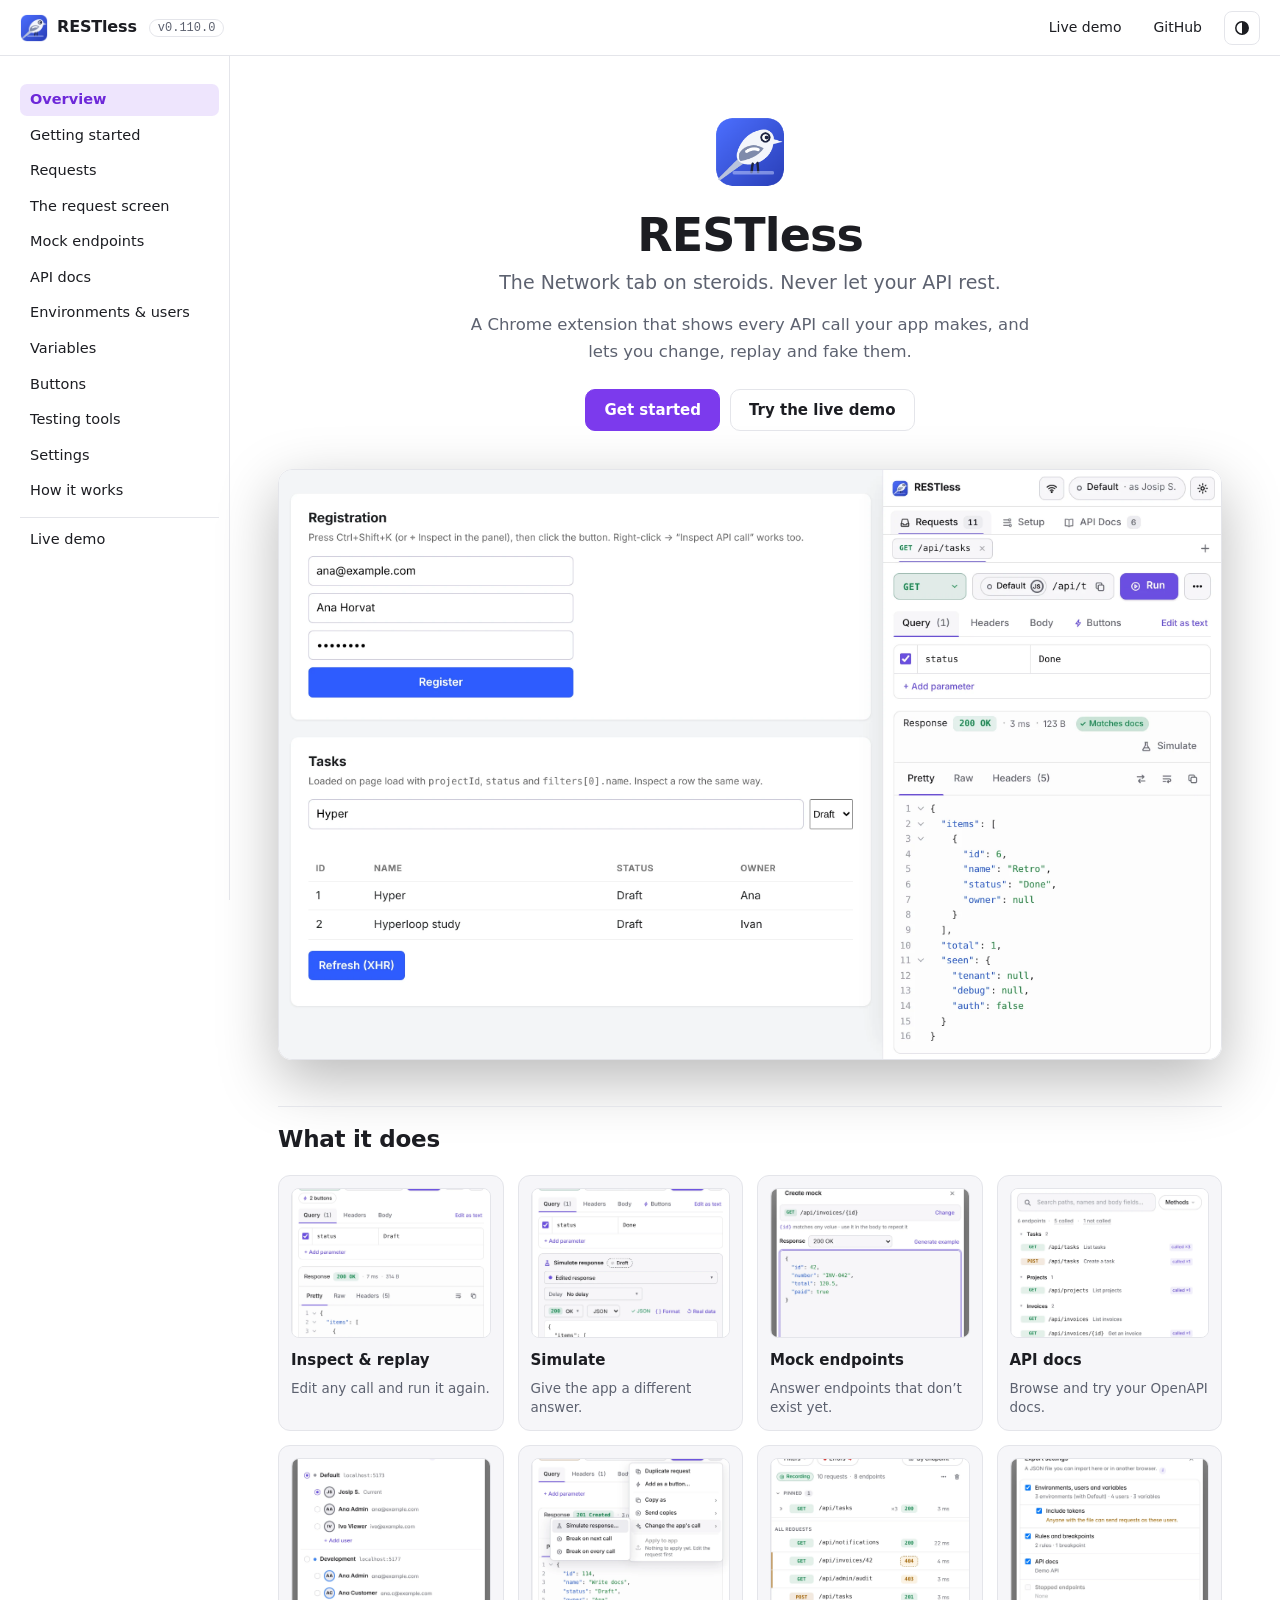
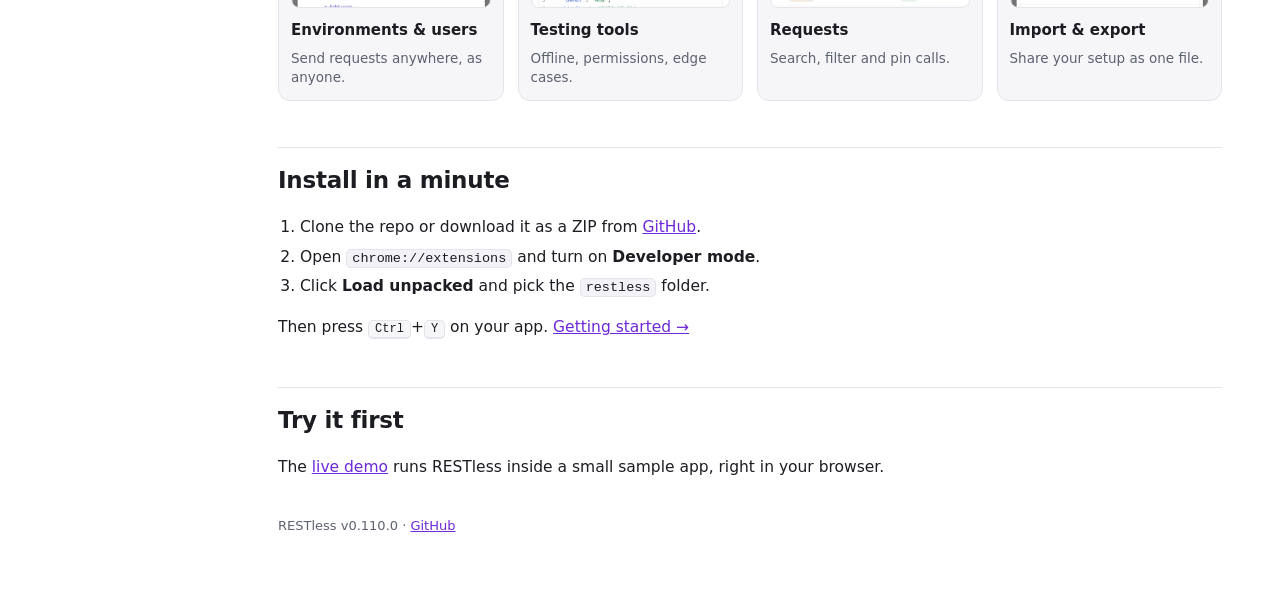
<file: docs/index.html>
<!DOCTYPE html>
<html lang="en"><head><meta charset="utf-8"><meta name="viewport" content="width=device-width,initial-scale=1">
<title>RESTless · RESTless</title><meta name="description" content="RESTless: a Chrome extension that shows every API call your app makes, and lets you change, replay and fake them.">
<link rel="icon" href="img/favicon.png"><link rel="stylesheet" href="style.css">
<script>try{const t=localStorage.getItem('rl-theme');if(t)document.documentElement.classList.add(t)}catch(e){}</script>
</head><body>
<header class="top"><button class="tbtn menu" id="mbtn" aria-expanded="false" aria-controls="side" aria-label="Pages">☰</button>
<a class="brand" href="index.html"><img src="img/logo.png" alt=""><b>RESTless</b></a><span class="ver">v0.110.0</span><span class="sp"></span>
<a class="tlink" href="demo/index.html">Live demo</a><a class="tlink" href="https://github.com/varnica95/restless">GitHub</a>
<button class="tbtn" id="theme" aria-label="Switch between light and dark" title="Light / dark"><svg width="16" height="16" viewBox="0 0 16 16" aria-hidden="true"><circle cx="8" cy="8" r="6.2" fill="none" stroke="currentColor" stroke-width="1.5"/><path d="M8 1.8a6.2 6.2 0 0 1 0 12.4z" fill="currentColor"/></svg></button></header>
<div class="wrap home"><nav class="side" id="side" aria-label="Pages"><ul><li><a href="index.html" class=on aria-current=page>Overview</a></li><li><a href="getting-started.html">Getting started</a></li><li><a href="requests.html">Requests</a></li><li><a href="request-screen.html">The request screen</a></li><li><a href="mocks.html">Mock endpoints</a></li><li><a href="api-docs.html">API docs</a></li><li><a href="environments.html">Environments &amp; users</a></li><li><a href="variables.html">Variables</a></li><li><a href="buttons.html">Buttons</a></li><li><a href="testing-tools.html">Testing tools</a></li><li><a href="settings.html">Settings</a></li><li><a href="how-it-works.html">How it works</a></li><li><a href="demo/index.html">Live demo</a></li></ul></nav>
<main id="main"><section class="hero"><img class="mascot" src="img/logo.png" alt="RESTless mockingbird"><h1>RESTless</h1>
<p class="tag">The Network tab on steroids. Never let your API rest.</p>
<p class="sub">A Chrome extension that shows every API call your app makes, and lets you change, replay and fake them.</p>
<div class="cta"><a class="btn primary" href="getting-started.html">Get started</a><a class="btn" href="demo/index.html">Try the live demo</a></div></section>
<figure class="heroshot"><img class="th-d" src="img/hero-dark.webp" alt="RESTless next to a web app, showing a request and its response"><img class="th-l" src="img/hero-light.webp" alt="RESTless next to a web app, showing a request and its response"></figure>
<h2 id="features">What it does</h2><div class="cards"><a class="card" href="request-screen.html"><span class="thumb"><img class="th-d" src="img/request-dark.webp" alt="" loading="lazy"><img class="th-l" src="img/request-light.webp" alt="" loading="lazy"></span><b>Inspect &amp; replay</b><span>Edit any call and run it again.</span></a><a class="card" href="request-screen.html"><span class="thumb"><img class="th-d" src="img/simulate-dark.webp" alt="" loading="lazy"><img class="th-l" src="img/simulate-light.webp" alt="" loading="lazy"></span><b>Simulate</b><span>Give the app a different answer.</span></a><a class="card" href="mocks.html"><span class="thumb"><img class="th-d" src="img/mock-editor-dark.webp" alt="" loading="lazy"><img class="th-l" src="img/mock-editor-light.webp" alt="" loading="lazy"></span><b>Mock endpoints</b><span>Answer endpoints that don’t exist yet.</span></a><a class="card" href="api-docs.html"><span class="thumb"><img class="th-d" src="img/docs-dark.webp" alt="" loading="lazy"><img class="th-l" src="img/docs-light.webp" alt="" loading="lazy"></span><b>API docs</b><span>Browse and try your OpenAPI docs.</span></a><a class="card" href="environments.html"><span class="thumb"><img class="th-d" src="img/where-as-dark.webp" alt="" loading="lazy"><img class="th-l" src="img/where-as-light.webp" alt="" loading="lazy"></span><b>Environments &amp; users</b><span>Send requests anywhere, as anyone.</span></a><a class="card" href="testing-tools.html"><span class="thumb"><img class="th-d" src="img/edge-cases-dark.webp" alt="" loading="lazy"><img class="th-l" src="img/edge-cases-light.webp" alt="" loading="lazy"></span><b>Testing tools</b><span>Offline, permissions, edge cases.</span></a><a class="card" href="requests.html"><span class="thumb"><img class="th-d" src="img/requests-dark.webp" alt="" loading="lazy"><img class="th-l" src="img/requests-light.webp" alt="" loading="lazy"></span><b>Requests</b><span>Search, filter and pin calls.</span></a><a class="card" href="settings.html"><span class="thumb"><img class="th-d" src="img/export-dark.webp" alt="" loading="lazy"><img class="th-l" src="img/export-light.webp" alt="" loading="lazy"></span><b>Import &amp; export</b><span>Share your setup as one file.</span></a></div>
<h2 id="install">Install in a minute</h2>
<ol><li>Clone the repo or download it as a ZIP from <a href="https://github.com/varnica95/restless">GitHub</a>.</li><li>Open <code>chrome://extensions</code> and turn on <b>Developer mode</b>.</li><li>Click <b>Load unpacked</b> and pick the <code>restless</code> folder.</li></ol>
<p>Then press <kbd>Ctrl</kbd>+<kbd>Y</kbd> on your app. <a href="getting-started.html">Getting started →</a></p>
<h2 id="demo">Try it first</h2><p>The <a href="demo/index.html">live demo</a> runs RESTless inside a small sample app, right in your browser.</p><footer>RESTless v0.110.0 · <a href="https://github.com/varnica95/restless">GitHub</a></footer></main>
</div>
<script src="site.js"></script></body></html>
</file>
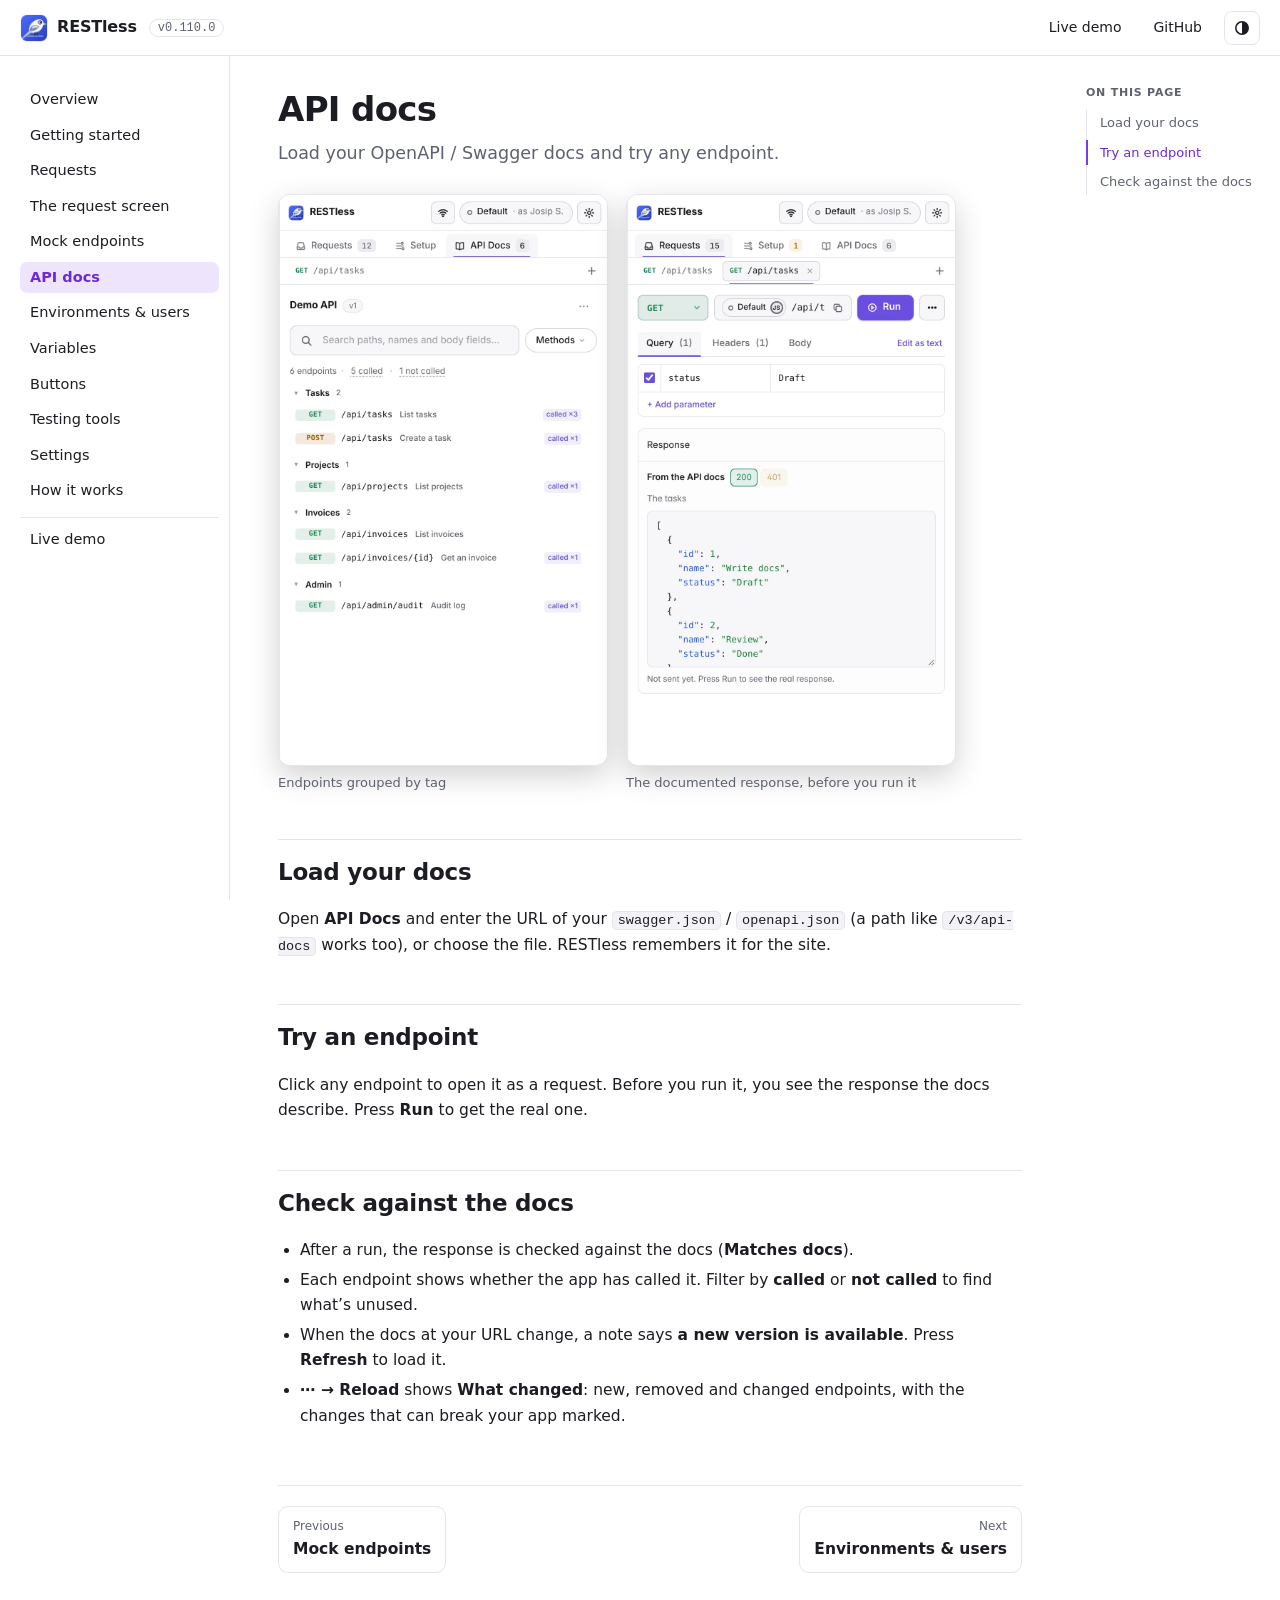
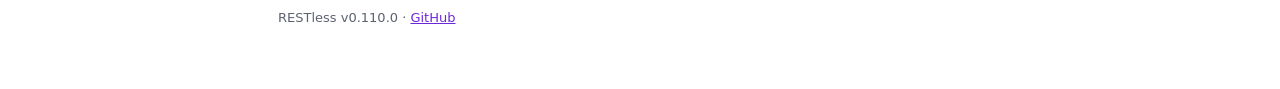
<file: docs/api-docs.html>
<!DOCTYPE html>
<html lang="en"><head><meta charset="utf-8"><meta name="viewport" content="width=device-width,initial-scale=1">
<title>API docs · RESTless</title><meta name="description" content="Load your OpenAPI / Swagger docs and try any endpoint.">
<link rel="icon" href="img/favicon.png"><link rel="stylesheet" href="style.css">
<script>try{const t=localStorage.getItem('rl-theme');if(t)document.documentElement.classList.add(t)}catch(e){}</script>
</head><body>
<header class="top"><button class="tbtn menu" id="mbtn" aria-expanded="false" aria-controls="side" aria-label="Pages">☰</button>
<a class="brand" href="index.html"><img src="img/logo.png" alt=""><b>RESTless</b></a><span class="ver">v0.110.0</span><span class="sp"></span>
<a class="tlink" href="demo/index.html">Live demo</a><a class="tlink" href="https://github.com/varnica95/restless">GitHub</a>
<button class="tbtn" id="theme" aria-label="Switch between light and dark" title="Light / dark"><svg width="16" height="16" viewBox="0 0 16 16" aria-hidden="true"><circle cx="8" cy="8" r="6.2" fill="none" stroke="currentColor" stroke-width="1.5"/><path d="M8 1.8a6.2 6.2 0 0 1 0 12.4z" fill="currentColor"/></svg></button></header>
<div class="wrap"><nav class="side" id="side" aria-label="Pages"><ul><li><a href="index.html">Overview</a></li><li><a href="getting-started.html">Getting started</a></li><li><a href="requests.html">Requests</a></li><li><a href="request-screen.html">The request screen</a></li><li><a href="mocks.html">Mock endpoints</a></li><li><a href="api-docs.html" class=on aria-current=page>API docs</a></li><li><a href="environments.html">Environments &amp; users</a></li><li><a href="variables.html">Variables</a></li><li><a href="buttons.html">Buttons</a></li><li><a href="testing-tools.html">Testing tools</a></li><li><a href="settings.html">Settings</a></li><li><a href="how-it-works.html">How it works</a></li><li><a href="demo/index.html">Live demo</a></li></ul></nav>
<main id="main"><h1>API docs</h1><p class="lead">Load your OpenAPI / Swagger docs and try any endpoint.</p><div class="shots n2"><figure class="shot"><img class="th-d" src="img/docs-dark.webp" alt="Endpoints grouped by tag" loading="lazy"><img class="th-l" src="img/docs-light.webp" alt="Endpoints grouped by tag" loading="lazy"><figcaption>Endpoints grouped by tag</figcaption></figure><figure class="shot"><img class="th-d" src="img/docs-preview-dark.webp" alt="The documented response, before you run it" loading="lazy"><img class="th-l" src="img/docs-preview-light.webp" alt="The documented response, before you run it" loading="lazy"><figcaption>The documented response, before you run it</figcaption></figure></div>

<h2 id="load-your-docs">Load your docs</h2>
<p>Open <strong>API Docs</strong> and enter the URL of your <code>swagger.json</code> / <code>openapi.json</code> (a path like <code>/v3/api-docs</code> works too), or choose the file. RESTless remembers it for the site.</p>
<h2 id="try-an-endpoint">Try an endpoint</h2>
<p>Click any endpoint to open it as a request. Before you run it, you see the response the docs describe. Press <strong>Run</strong> to get the real one.</p>
<h2 id="check-against-the-docs">Check against the docs</h2>
<ul>
<li>After a run, the response is checked against the docs (<strong>Matches docs</strong>).</li>
<li>Each endpoint shows whether the app has called it. Filter by <strong>called</strong> or <strong>not called</strong> to find what’s unused.</li>
<li>When the docs at your URL change, a note says <strong>a new version is available</strong>. Press <strong>Refresh</strong> to load it.</li>
<li><strong>⋯ → Reload</strong> shows <strong>What changed</strong>: new, removed and changed endpoints, with the changes that can break your app marked.</li>
</ul><nav class="pn" aria-label="Previous and next"><a class="prev" href="mocks.html"><span>Previous</span>Mock endpoints</a><a class="next" href="environments.html"><span>Next</span>Environments &amp; users</a></nav><footer>RESTless v0.110.0 · <a href="https://github.com/varnica95/restless">GitHub</a></footer></main>
<aside class="toc" aria-label="On this page"><b>On this page</b><ul><li><a href="#load-your-docs">Load your docs</a></li><li><a href="#try-an-endpoint">Try an endpoint</a></li><li><a href="#check-against-the-docs">Check against the docs</a></li></ul></aside></div>
<script src="site.js"></script></body></html>
</file>
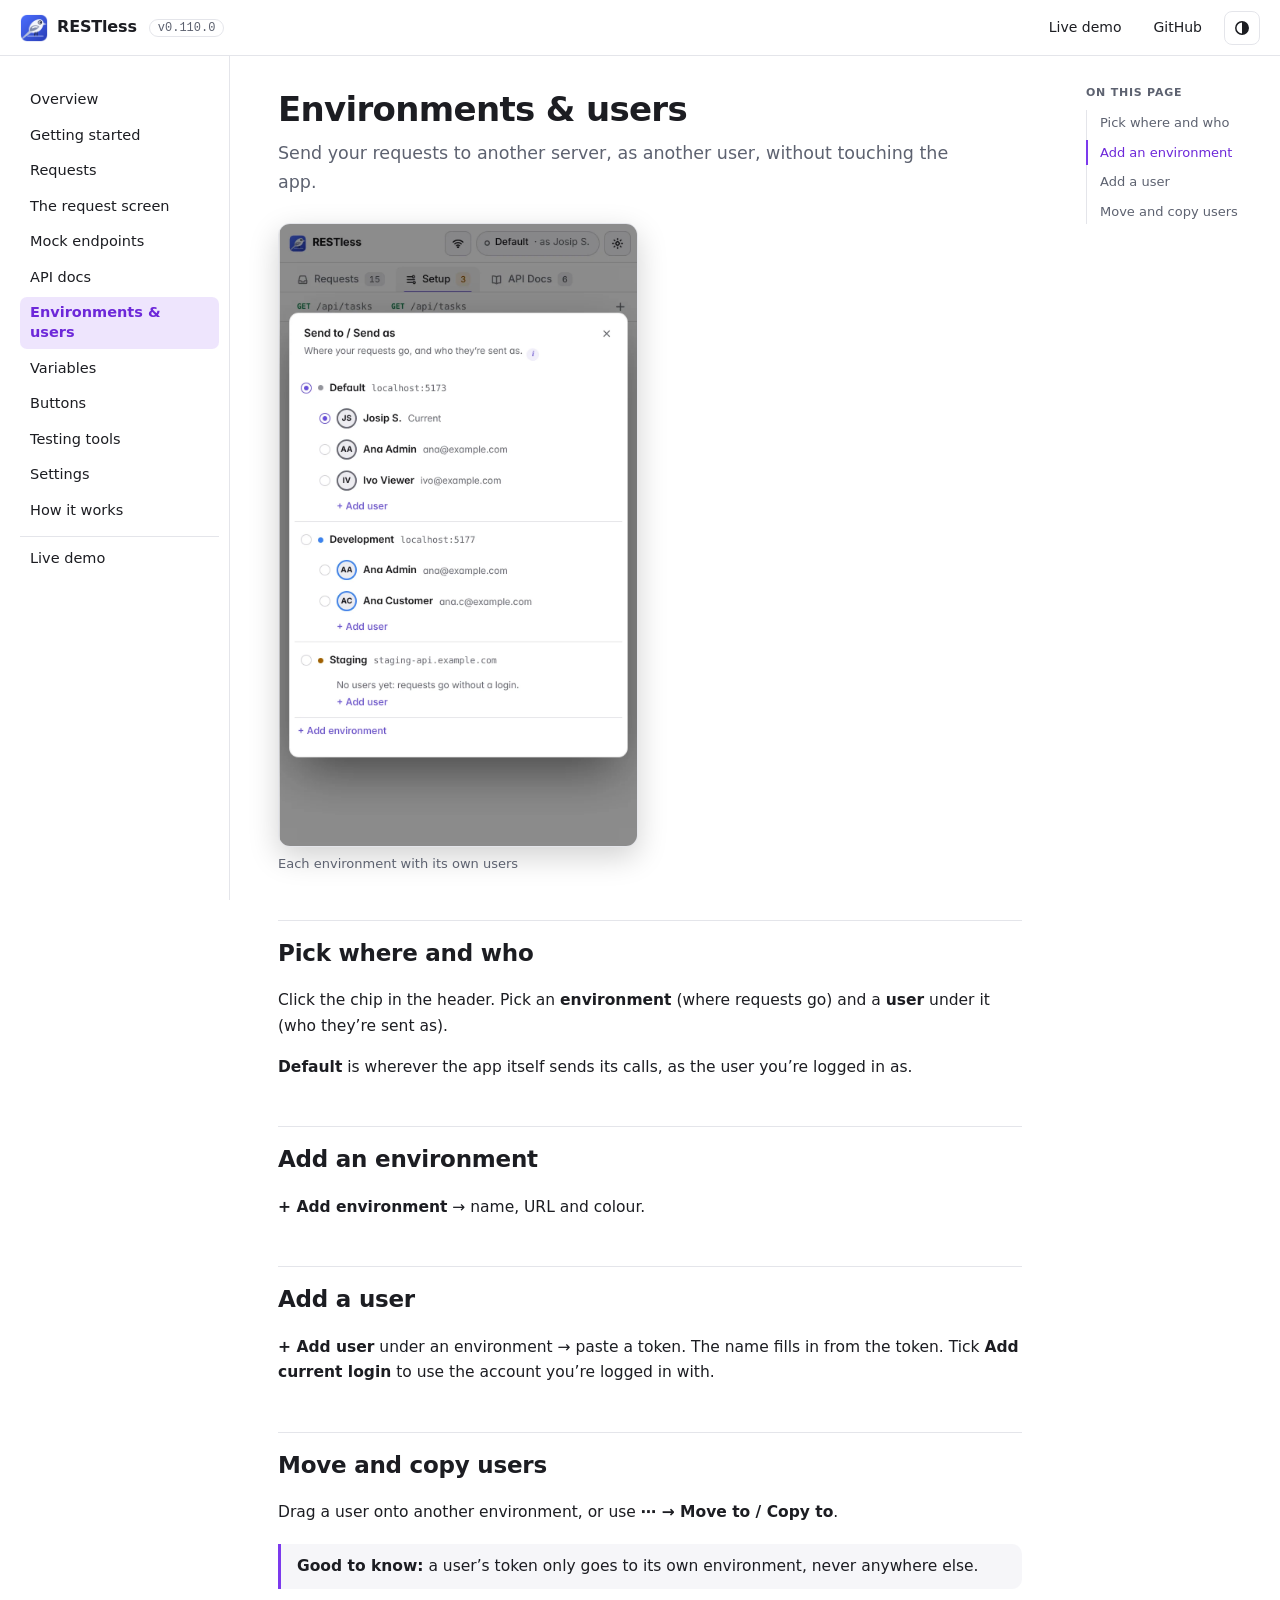
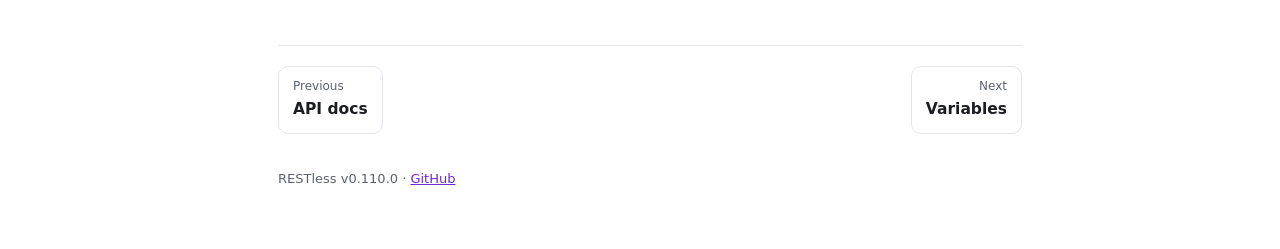
<file: docs/environments.html>
<!DOCTYPE html>
<html lang="en"><head><meta charset="utf-8"><meta name="viewport" content="width=device-width,initial-scale=1">
<title>Environments &amp; users · RESTless</title><meta name="description" content="Send your requests to another server, as another user, without touching the app.">
<link rel="icon" href="img/favicon.png"><link rel="stylesheet" href="style.css">
<script>try{const t=localStorage.getItem('rl-theme');if(t)document.documentElement.classList.add(t)}catch(e){}</script>
</head><body>
<header class="top"><button class="tbtn menu" id="mbtn" aria-expanded="false" aria-controls="side" aria-label="Pages">☰</button>
<a class="brand" href="index.html"><img src="img/logo.png" alt=""><b>RESTless</b></a><span class="ver">v0.110.0</span><span class="sp"></span>
<a class="tlink" href="demo/index.html">Live demo</a><a class="tlink" href="https://github.com/varnica95/restless">GitHub</a>
<button class="tbtn" id="theme" aria-label="Switch between light and dark" title="Light / dark"><svg width="16" height="16" viewBox="0 0 16 16" aria-hidden="true"><circle cx="8" cy="8" r="6.2" fill="none" stroke="currentColor" stroke-width="1.5"/><path d="M8 1.8a6.2 6.2 0 0 1 0 12.4z" fill="currentColor"/></svg></button></header>
<div class="wrap"><nav class="side" id="side" aria-label="Pages"><ul><li><a href="index.html">Overview</a></li><li><a href="getting-started.html">Getting started</a></li><li><a href="requests.html">Requests</a></li><li><a href="request-screen.html">The request screen</a></li><li><a href="mocks.html">Mock endpoints</a></li><li><a href="api-docs.html">API docs</a></li><li><a href="environments.html" class=on aria-current=page>Environments &amp; users</a></li><li><a href="variables.html">Variables</a></li><li><a href="buttons.html">Buttons</a></li><li><a href="testing-tools.html">Testing tools</a></li><li><a href="settings.html">Settings</a></li><li><a href="how-it-works.html">How it works</a></li><li><a href="demo/index.html">Live demo</a></li></ul></nav>
<main id="main"><h1>Environments &amp; users</h1><p class="lead">Send your requests to another server, as another user, without touching the app.</p><div class="shots n1"><figure class="shot"><img class="th-d" src="img/where-as-dark.webp" alt="Each environment with its own users" loading="lazy"><img class="th-l" src="img/where-as-light.webp" alt="Each environment with its own users" loading="lazy"><figcaption>Each environment with its own users</figcaption></figure></div>

<h2 id="pick-where-and-who">Pick where and who</h2>
<p>Click the chip in the header. Pick an <strong>environment</strong> (where requests go) and a <strong>user</strong> under it (who they’re sent as).</p>
<p><strong>Default</strong> is wherever the app itself sends its calls, as the user you’re logged in as.</p>
<h2 id="add-an-environment">Add an environment</h2>
<p><strong>+ Add environment</strong> → name, URL and colour.</p>
<h2 id="add-a-user">Add a user</h2>
<p><strong>+ Add user</strong> under an environment → paste a token. The name fills in from the token. Tick <strong>Add current login</strong> to use the account you’re logged in with.</p>
<h2 id="move-and-copy-users">Move and copy users</h2>
<p>Drag a user onto another environment, or use <strong>⋯ → Move to / Copy to</strong>.</p>
<blockquote>
<p><strong>Good to know:</strong> a user’s token only goes to its own environment, never anywhere else.</p>
</blockquote><nav class="pn" aria-label="Previous and next"><a class="prev" href="api-docs.html"><span>Previous</span>API docs</a><a class="next" href="variables.html"><span>Next</span>Variables</a></nav><footer>RESTless v0.110.0 · <a href="https://github.com/varnica95/restless">GitHub</a></footer></main>
<aside class="toc" aria-label="On this page"><b>On this page</b><ul><li><a href="#pick-where-and-who">Pick where and who</a></li><li><a href="#add-an-environment">Add an environment</a></li><li><a href="#add-a-user">Add a user</a></li><li><a href="#move-and-copy-users">Move and copy users</a></li></ul></aside></div>
<script src="site.js"></script></body></html>
</file>
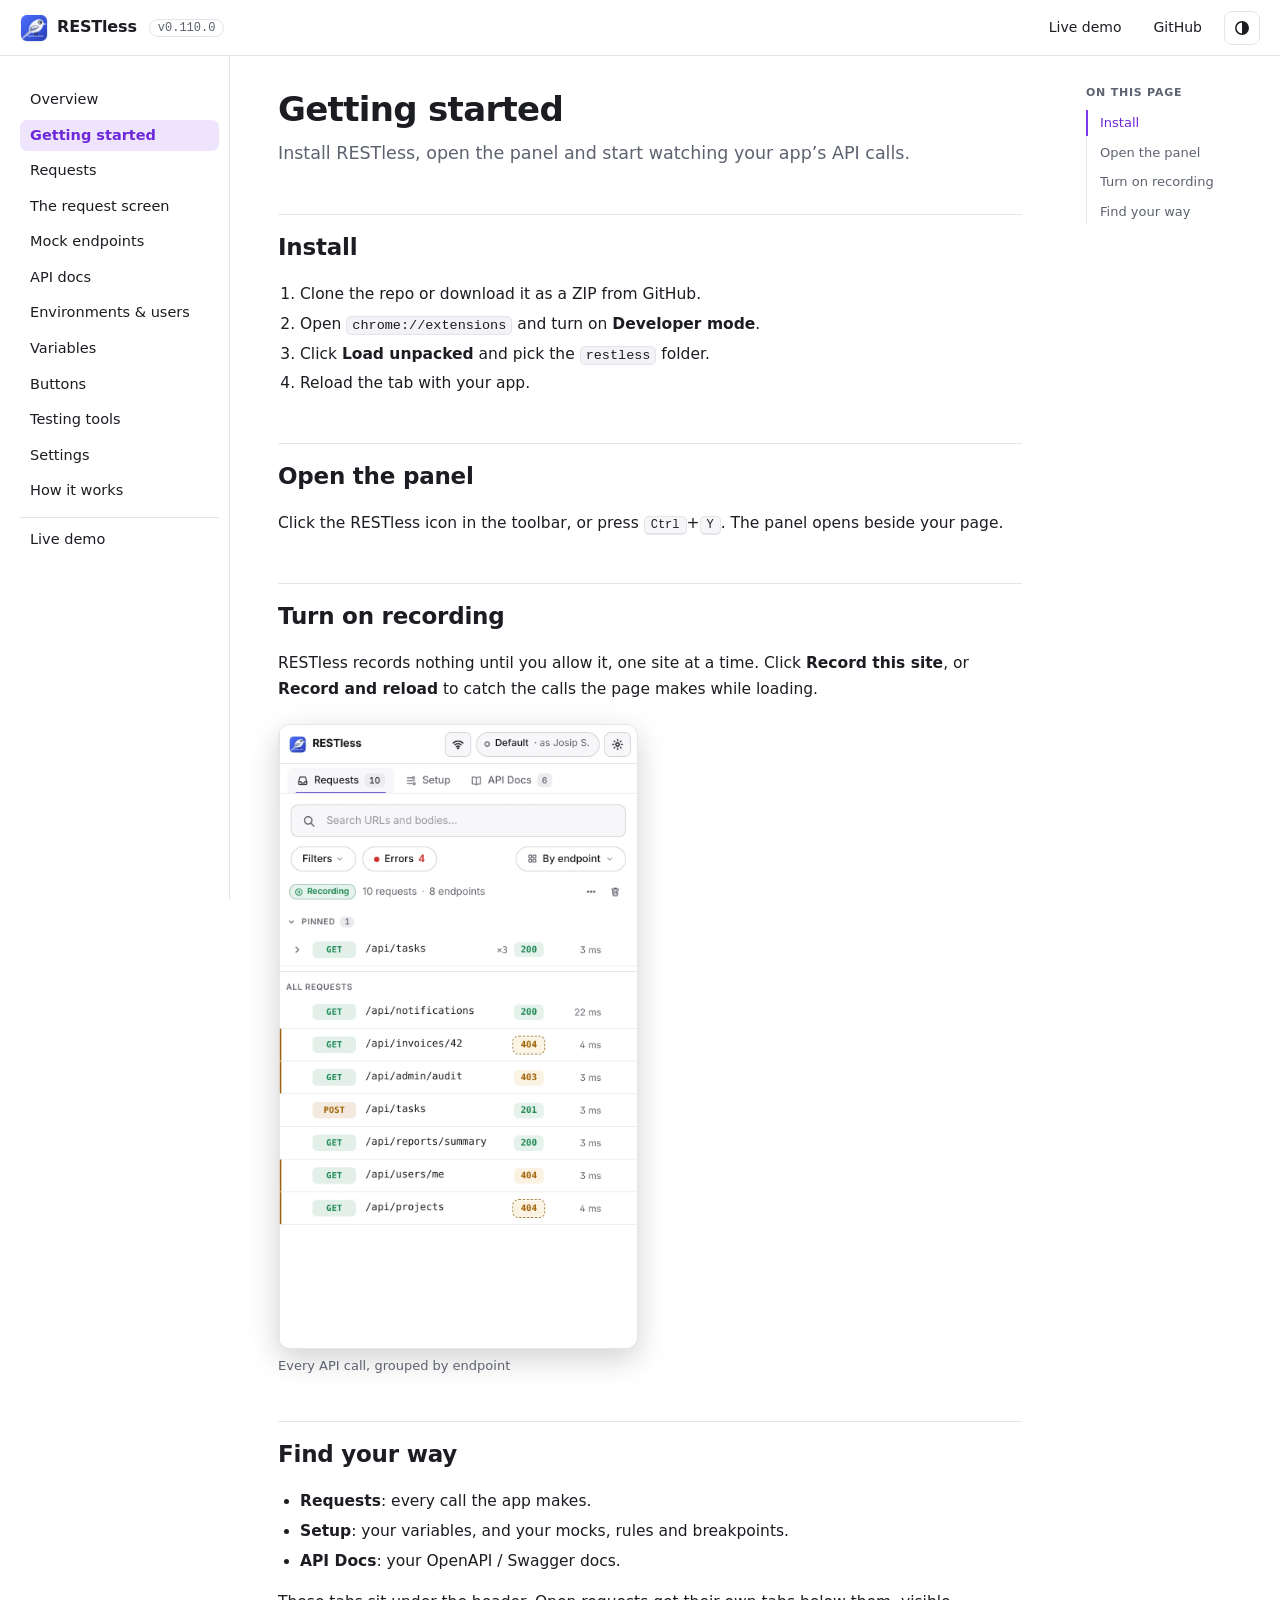
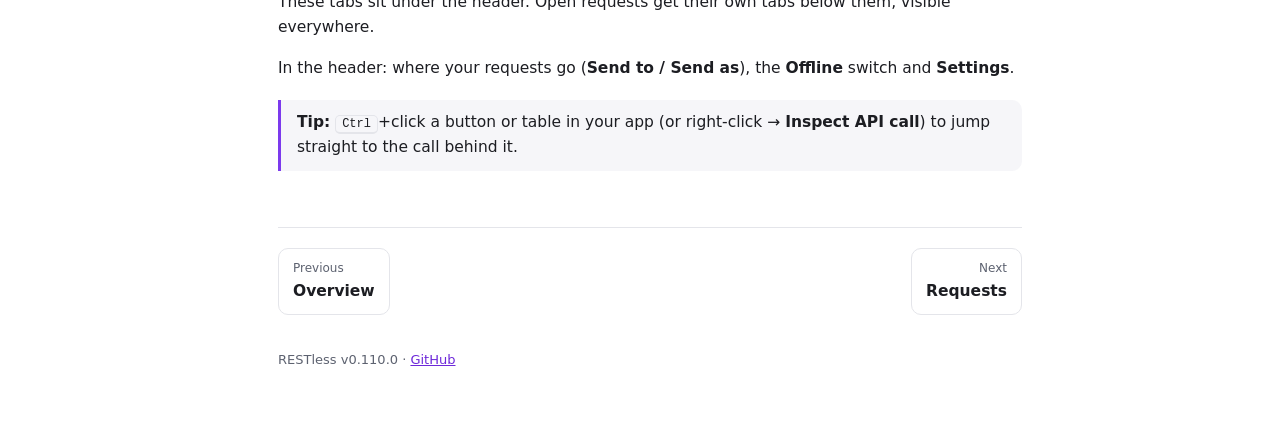
<file: docs/getting-started.html>
<!DOCTYPE html>
<html lang="en"><head><meta charset="utf-8"><meta name="viewport" content="width=device-width,initial-scale=1">
<title>Getting started · RESTless</title><meta name="description" content="Install RESTless, open the panel and start watching your app’s API calls.">
<link rel="icon" href="img/favicon.png"><link rel="stylesheet" href="style.css">
<script>try{const t=localStorage.getItem('rl-theme');if(t)document.documentElement.classList.add(t)}catch(e){}</script>
</head><body>
<header class="top"><button class="tbtn menu" id="mbtn" aria-expanded="false" aria-controls="side" aria-label="Pages">☰</button>
<a class="brand" href="index.html"><img src="img/logo.png" alt=""><b>RESTless</b></a><span class="ver">v0.110.0</span><span class="sp"></span>
<a class="tlink" href="demo/index.html">Live demo</a><a class="tlink" href="https://github.com/varnica95/restless">GitHub</a>
<button class="tbtn" id="theme" aria-label="Switch between light and dark" title="Light / dark"><svg width="16" height="16" viewBox="0 0 16 16" aria-hidden="true"><circle cx="8" cy="8" r="6.2" fill="none" stroke="currentColor" stroke-width="1.5"/><path d="M8 1.8a6.2 6.2 0 0 1 0 12.4z" fill="currentColor"/></svg></button></header>
<div class="wrap"><nav class="side" id="side" aria-label="Pages"><ul><li><a href="index.html">Overview</a></li><li><a href="getting-started.html" class=on aria-current=page>Getting started</a></li><li><a href="requests.html">Requests</a></li><li><a href="request-screen.html">The request screen</a></li><li><a href="mocks.html">Mock endpoints</a></li><li><a href="api-docs.html">API docs</a></li><li><a href="environments.html">Environments &amp; users</a></li><li><a href="variables.html">Variables</a></li><li><a href="buttons.html">Buttons</a></li><li><a href="testing-tools.html">Testing tools</a></li><li><a href="settings.html">Settings</a></li><li><a href="how-it-works.html">How it works</a></li><li><a href="demo/index.html">Live demo</a></li></ul></nav>
<main id="main"><h1>Getting started</h1><p class="lead">Install RESTless, open the panel and start watching your app’s API calls.</p><h2 id="install">Install</h2>
<ol>
<li>Clone the repo or download it as a ZIP from GitHub.</li>
<li>Open <code>chrome://extensions</code> and turn on <strong>Developer mode</strong>.</li>
<li>Click <strong>Load unpacked</strong> and pick the <code>restless</code> folder.</li>
<li>Reload the tab with your app.</li>
</ol>
<h2 id="open-the-panel">Open the panel</h2>
<p>Click the RESTless icon in the toolbar, or press <kbd>Ctrl</kbd>+<kbd>Y</kbd>. The panel opens beside your page.</p>
<h2 id="turn-on-recording">Turn on recording</h2>
<p>RESTless records nothing until you allow it, one site at a time. Click <strong>Record this site</strong>, or <strong>Record and reload</strong> to catch the calls the page makes while loading.</p>
<div class="shots n1"><figure class="shot"><img class="th-d" src="img/requests-dark.webp" alt="Every API call, grouped by endpoint" loading="lazy"><img class="th-l" src="img/requests-light.webp" alt="Every API call, grouped by endpoint" loading="lazy"><figcaption>Every API call, grouped by endpoint</figcaption></figure></div>

<h2 id="find-your-way">Find your way</h2>
<ul>
<li><strong>Requests</strong>: every call the app makes.</li>
<li><strong>Setup</strong>: your variables, and your mocks, rules and breakpoints.</li>
<li><strong>API Docs</strong>: your OpenAPI / Swagger docs.</li>
</ul>
<p>These tabs sit under the header. Open requests get their own tabs below them, visible everywhere.</p>
<p>In the header: where your requests go (<strong>Send to / Send as</strong>), the <strong>Offline</strong> switch and <strong>Settings</strong>.</p>
<blockquote>
<p><strong>Tip:</strong> <kbd>Ctrl</kbd>+click a button or table in your app (or right-click → <strong>Inspect API call</strong>) to jump straight to the call behind it.</p>
</blockquote><nav class="pn" aria-label="Previous and next"><a class="prev" href="index.html"><span>Previous</span>Overview</a><a class="next" href="requests.html"><span>Next</span>Requests</a></nav><footer>RESTless v0.110.0 · <a href="https://github.com/varnica95/restless">GitHub</a></footer></main>
<aside class="toc" aria-label="On this page"><b>On this page</b><ul><li><a href="#install">Install</a></li><li><a href="#open-the-panel">Open the panel</a></li><li><a href="#turn-on-recording">Turn on recording</a></li><li><a href="#find-your-way">Find your way</a></li></ul></aside></div>
<script src="site.js"></script></body></html>
</file>
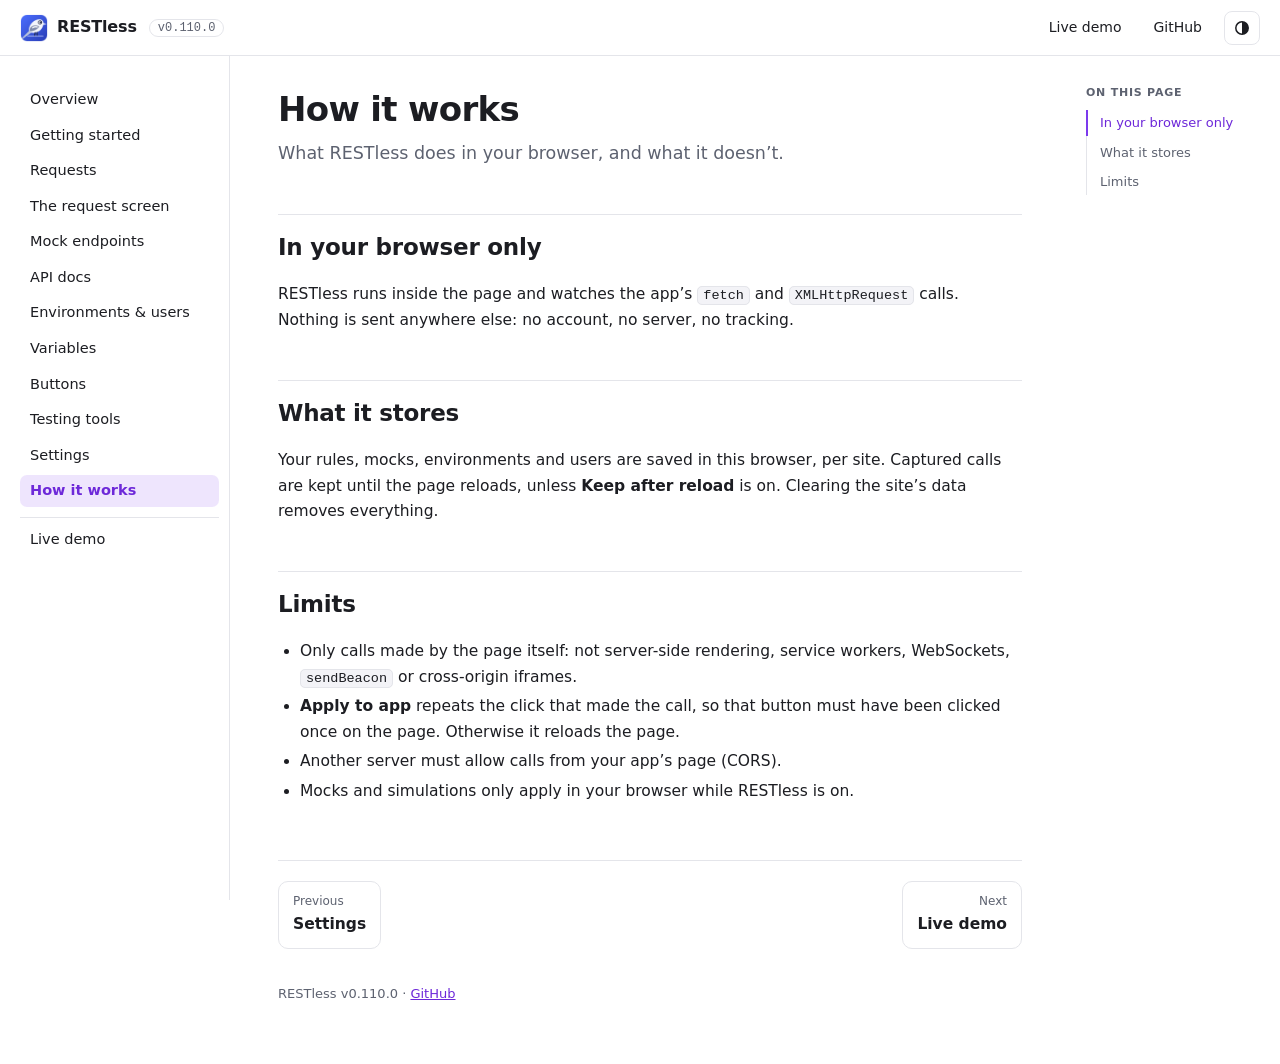
<file: docs/how-it-works.html>
<!DOCTYPE html>
<html lang="en"><head><meta charset="utf-8"><meta name="viewport" content="width=device-width,initial-scale=1">
<title>How it works · RESTless</title><meta name="description" content="What RESTless does in your browser, and what it doesn’t.">
<link rel="icon" href="img/favicon.png"><link rel="stylesheet" href="style.css">
<script>try{const t=localStorage.getItem('rl-theme');if(t)document.documentElement.classList.add(t)}catch(e){}</script>
</head><body>
<header class="top"><button class="tbtn menu" id="mbtn" aria-expanded="false" aria-controls="side" aria-label="Pages">☰</button>
<a class="brand" href="index.html"><img src="img/logo.png" alt=""><b>RESTless</b></a><span class="ver">v0.110.0</span><span class="sp"></span>
<a class="tlink" href="demo/index.html">Live demo</a><a class="tlink" href="https://github.com/varnica95/restless">GitHub</a>
<button class="tbtn" id="theme" aria-label="Switch between light and dark" title="Light / dark"><svg width="16" height="16" viewBox="0 0 16 16" aria-hidden="true"><circle cx="8" cy="8" r="6.2" fill="none" stroke="currentColor" stroke-width="1.5"/><path d="M8 1.8a6.2 6.2 0 0 1 0 12.4z" fill="currentColor"/></svg></button></header>
<div class="wrap"><nav class="side" id="side" aria-label="Pages"><ul><li><a href="index.html">Overview</a></li><li><a href="getting-started.html">Getting started</a></li><li><a href="requests.html">Requests</a></li><li><a href="request-screen.html">The request screen</a></li><li><a href="mocks.html">Mock endpoints</a></li><li><a href="api-docs.html">API docs</a></li><li><a href="environments.html">Environments &amp; users</a></li><li><a href="variables.html">Variables</a></li><li><a href="buttons.html">Buttons</a></li><li><a href="testing-tools.html">Testing tools</a></li><li><a href="settings.html">Settings</a></li><li><a href="how-it-works.html" class=on aria-current=page>How it works</a></li><li><a href="demo/index.html">Live demo</a></li></ul></nav>
<main id="main"><h1>How it works</h1><p class="lead">What RESTless does in your browser, and what it doesn’t.</p><h2 id="in-your-browser-only">In your browser only</h2>
<p>RESTless runs inside the page and watches the app’s <code>fetch</code> and <code>XMLHttpRequest</code> calls. Nothing is sent anywhere else: no account, no server, no tracking.</p>
<h2 id="what-it-stores">What it stores</h2>
<p>Your rules, mocks, environments and users are saved in this browser, per site. Captured calls are kept until the page reloads, unless <strong>Keep after reload</strong> is on. Clearing the site’s data removes everything.</p>
<h2 id="limits">Limits</h2>
<ul>
<li>Only calls made by the page itself: not server-side rendering, service workers, WebSockets, <code>sendBeacon</code> or cross-origin iframes.</li>
<li><strong>Apply to app</strong> repeats the click that made the call, so that button must have been clicked once on the page. Otherwise it reloads the page.</li>
<li>Another server must allow calls from your app’s page (CORS).</li>
<li>Mocks and simulations only apply in your browser while RESTless is on.</li>
</ul><nav class="pn" aria-label="Previous and next"><a class="prev" href="settings.html"><span>Previous</span>Settings</a><a class="next" href="demo/index.html"><span>Next</span>Live demo</a></nav><footer>RESTless v0.110.0 · <a href="https://github.com/varnica95/restless">GitHub</a></footer></main>
<aside class="toc" aria-label="On this page"><b>On this page</b><ul><li><a href="#in-your-browser-only">In your browser only</a></li><li><a href="#what-it-stores">What it stores</a></li><li><a href="#limits">Limits</a></li></ul></aside></div>
<script src="site.js"></script></body></html>
</file>
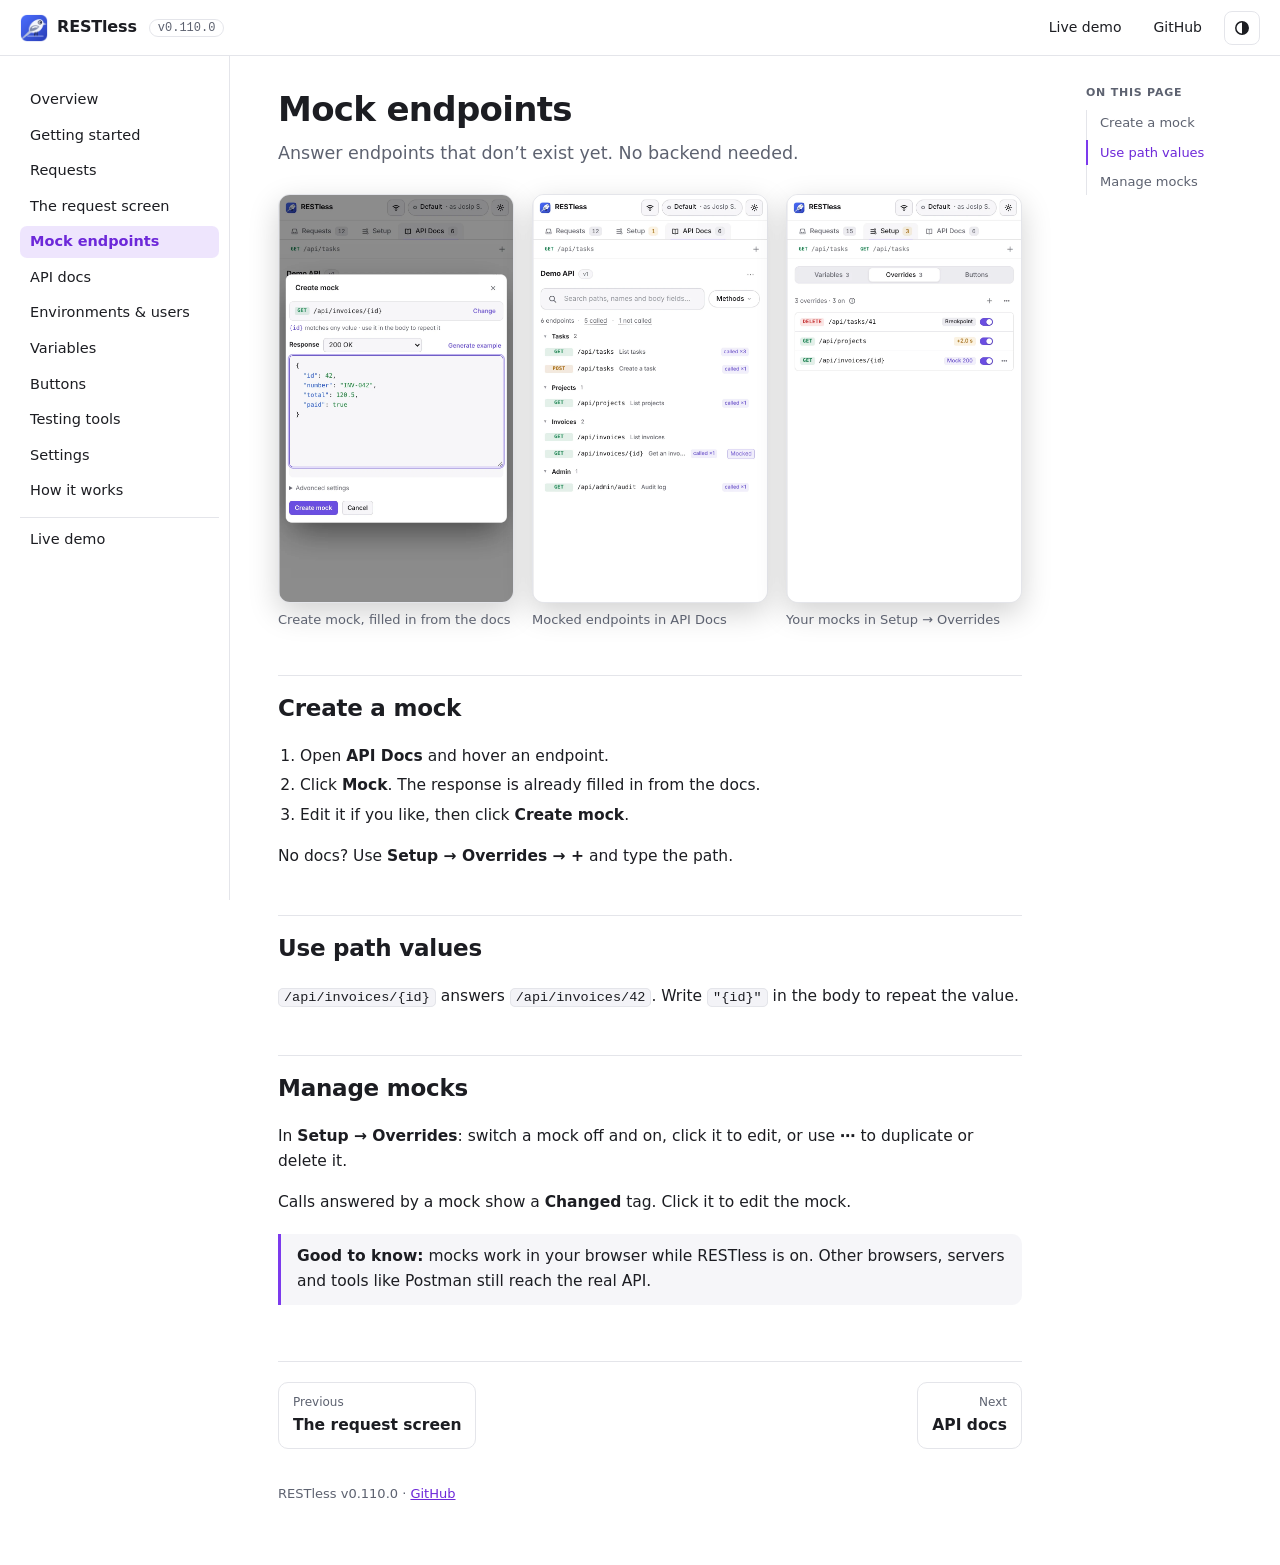
<file: docs/mocks.html>
<!DOCTYPE html>
<html lang="en"><head><meta charset="utf-8"><meta name="viewport" content="width=device-width,initial-scale=1">
<title>Mock endpoints · RESTless</title><meta name="description" content="Answer endpoints that don’t exist yet. No backend needed.">
<link rel="icon" href="img/favicon.png"><link rel="stylesheet" href="style.css">
<script>try{const t=localStorage.getItem('rl-theme');if(t)document.documentElement.classList.add(t)}catch(e){}</script>
</head><body>
<header class="top"><button class="tbtn menu" id="mbtn" aria-expanded="false" aria-controls="side" aria-label="Pages">☰</button>
<a class="brand" href="index.html"><img src="img/logo.png" alt=""><b>RESTless</b></a><span class="ver">v0.110.0</span><span class="sp"></span>
<a class="tlink" href="demo/index.html">Live demo</a><a class="tlink" href="https://github.com/varnica95/restless">GitHub</a>
<button class="tbtn" id="theme" aria-label="Switch between light and dark" title="Light / dark"><svg width="16" height="16" viewBox="0 0 16 16" aria-hidden="true"><circle cx="8" cy="8" r="6.2" fill="none" stroke="currentColor" stroke-width="1.5"/><path d="M8 1.8a6.2 6.2 0 0 1 0 12.4z" fill="currentColor"/></svg></button></header>
<div class="wrap"><nav class="side" id="side" aria-label="Pages"><ul><li><a href="index.html">Overview</a></li><li><a href="getting-started.html">Getting started</a></li><li><a href="requests.html">Requests</a></li><li><a href="request-screen.html">The request screen</a></li><li><a href="mocks.html" class=on aria-current=page>Mock endpoints</a></li><li><a href="api-docs.html">API docs</a></li><li><a href="environments.html">Environments &amp; users</a></li><li><a href="variables.html">Variables</a></li><li><a href="buttons.html">Buttons</a></li><li><a href="testing-tools.html">Testing tools</a></li><li><a href="settings.html">Settings</a></li><li><a href="how-it-works.html">How it works</a></li><li><a href="demo/index.html">Live demo</a></li></ul></nav>
<main id="main"><h1>Mock endpoints</h1><p class="lead">Answer endpoints that don’t exist yet. No backend needed.</p><div class="shots n3"><figure class="shot"><img class="th-d" src="img/mock-editor-dark.webp" alt="Create mock, filled in from the docs" loading="lazy"><img class="th-l" src="img/mock-editor-light.webp" alt="Create mock, filled in from the docs" loading="lazy"><figcaption>Create mock, filled in from the docs</figcaption></figure><figure class="shot"><img class="th-d" src="img/docs-mocked-dark.webp" alt="Mocked endpoints in API Docs" loading="lazy"><img class="th-l" src="img/docs-mocked-light.webp" alt="Mocked endpoints in API Docs" loading="lazy"><figcaption>Mocked endpoints in API Docs</figcaption></figure><figure class="shot"><img class="th-d" src="img/rules-dark.webp" alt="Your mocks in Setup → Overrides" loading="lazy"><img class="th-l" src="img/rules-light.webp" alt="Your mocks in Setup → Overrides" loading="lazy"><figcaption>Your mocks in Setup → Overrides</figcaption></figure></div>

<h2 id="create-a-mock">Create a mock</h2>
<ol>
<li>Open <strong>API Docs</strong> and hover an endpoint.</li>
<li>Click <strong>Mock</strong>. The response is already filled in from the docs.</li>
<li>Edit it if you like, then click <strong>Create mock</strong>.</li>
</ol>
<p>No docs? Use <strong>Setup → Overrides → +</strong> and type the path.</p>
<h2 id="use-path-values">Use path values</h2>
<p><code>/api/invoices/{id}</code> answers <code>/api/invoices/42</code>. Write <code>"{id}"</code> in the body to repeat the value.</p>
<h2 id="manage-mocks">Manage mocks</h2>
<p>In <strong>Setup → Overrides</strong>: switch a mock off and on, click it to edit, or use <strong>⋯</strong> to duplicate or delete it.</p>
<p>Calls answered by a mock show a <strong>Changed</strong> tag. Click it to edit the mock.</p>
<blockquote>
<p><strong>Good to know:</strong> mocks work in your browser while RESTless is on. Other browsers, servers and tools like Postman still reach the real API.</p>
</blockquote><nav class="pn" aria-label="Previous and next"><a class="prev" href="request-screen.html"><span>Previous</span>The request screen</a><a class="next" href="api-docs.html"><span>Next</span>API docs</a></nav><footer>RESTless v0.110.0 · <a href="https://github.com/varnica95/restless">GitHub</a></footer></main>
<aside class="toc" aria-label="On this page"><b>On this page</b><ul><li><a href="#create-a-mock">Create a mock</a></li><li><a href="#use-path-values">Use path values</a></li><li><a href="#manage-mocks">Manage mocks</a></li></ul></aside></div>
<script src="site.js"></script></body></html>
</file>
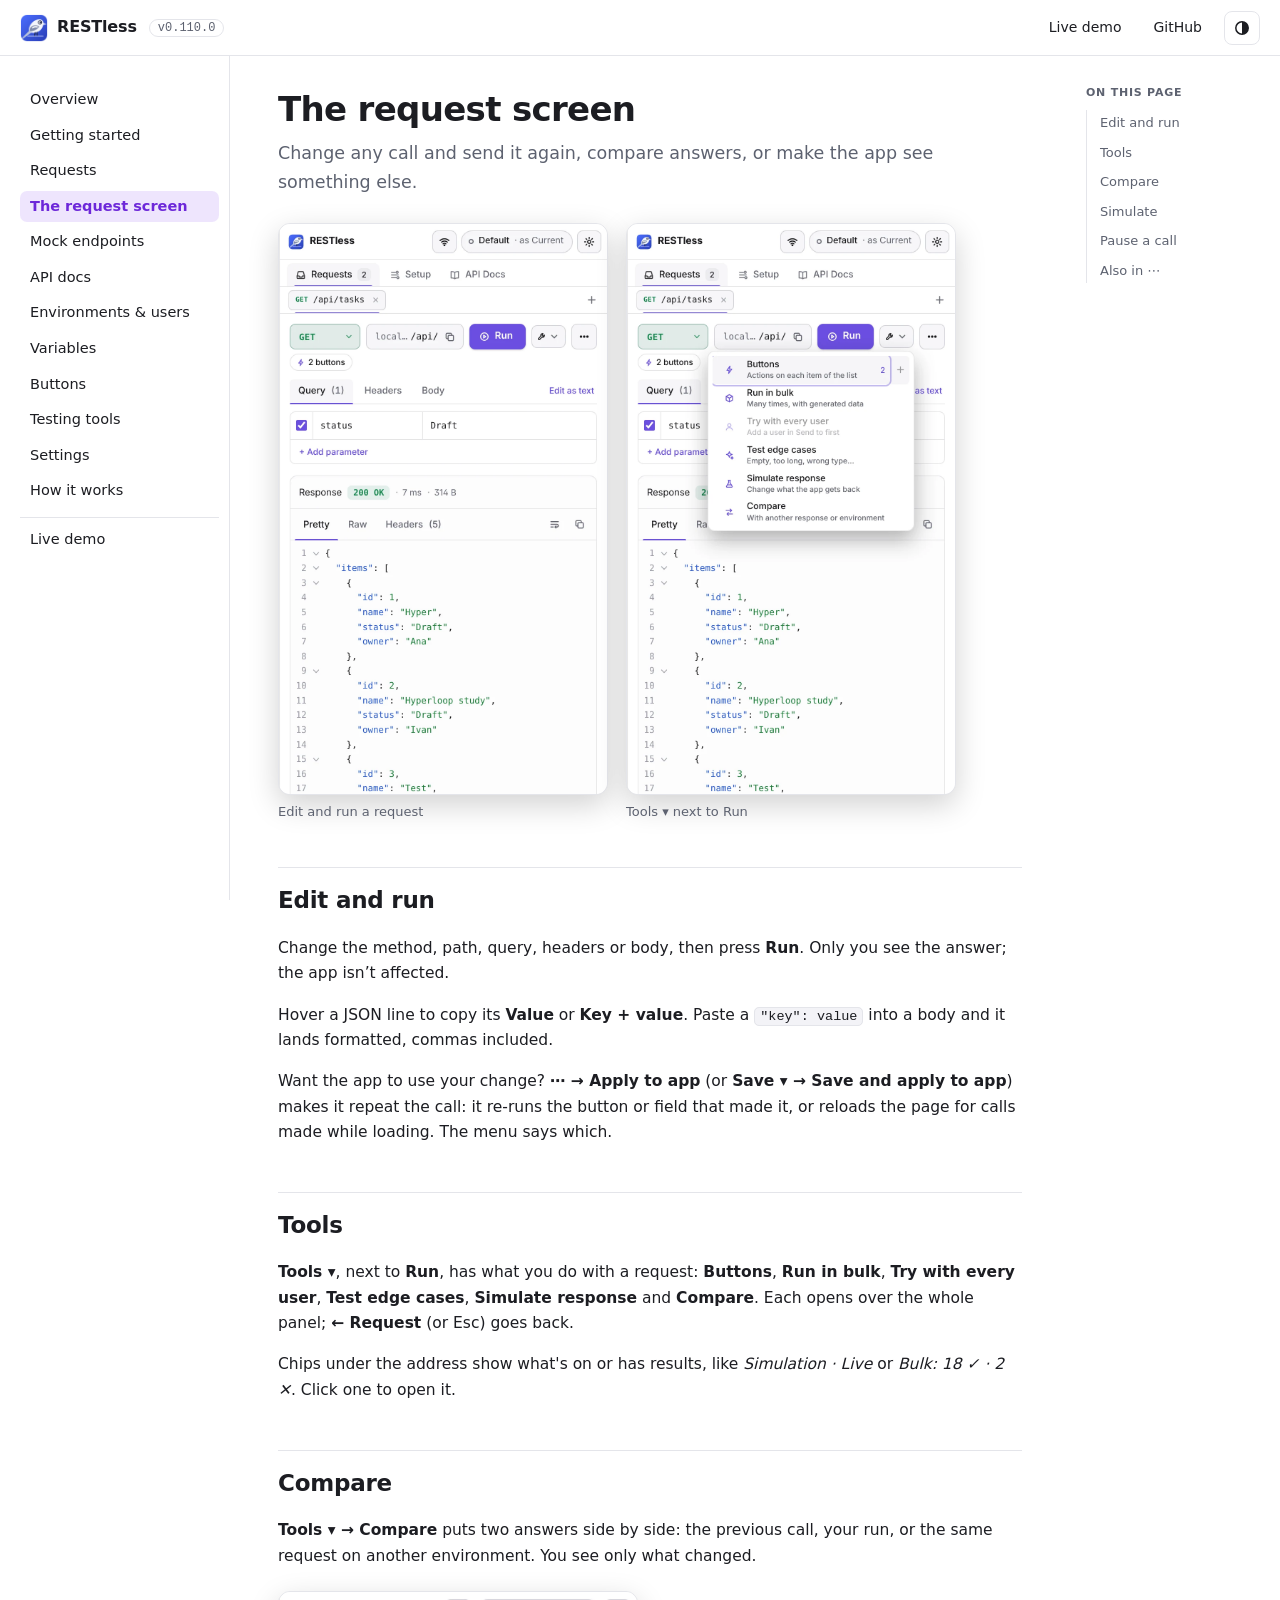
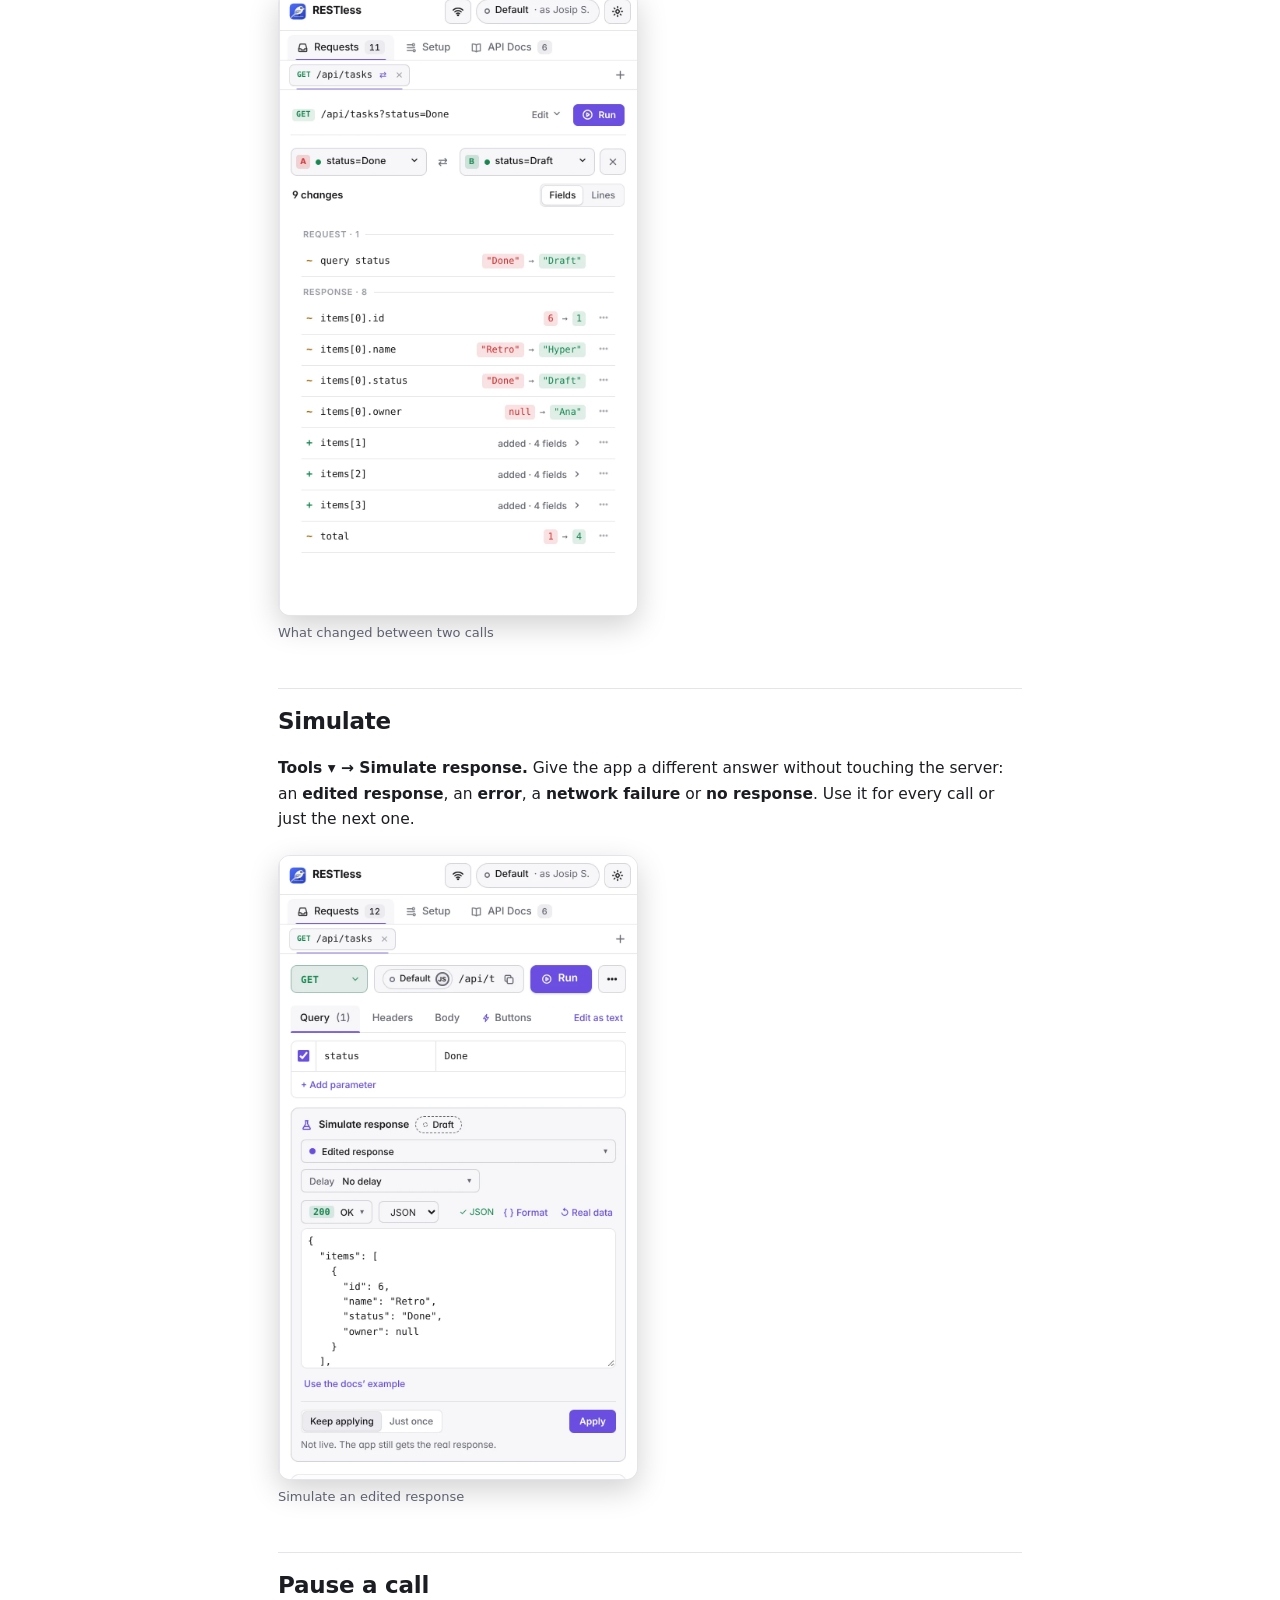
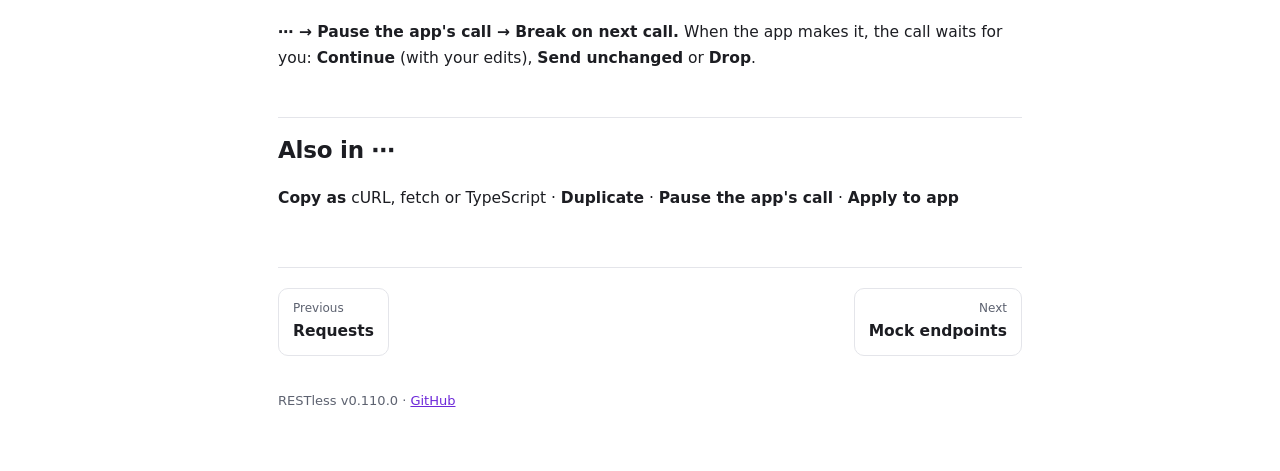
<file: docs/request-screen.html>
<!DOCTYPE html>
<html lang="en"><head><meta charset="utf-8"><meta name="viewport" content="width=device-width,initial-scale=1">
<title>The request screen · RESTless</title><meta name="description" content="Change any call and send it again, compare answers, or make the app see something else.">
<link rel="icon" href="img/favicon.png"><link rel="stylesheet" href="style.css">
<script>try{const t=localStorage.getItem('rl-theme');if(t)document.documentElement.classList.add(t)}catch(e){}</script>
</head><body>
<header class="top"><button class="tbtn menu" id="mbtn" aria-expanded="false" aria-controls="side" aria-label="Pages">☰</button>
<a class="brand" href="index.html"><img src="img/logo.png" alt=""><b>RESTless</b></a><span class="ver">v0.110.0</span><span class="sp"></span>
<a class="tlink" href="demo/index.html">Live demo</a><a class="tlink" href="https://github.com/varnica95/restless">GitHub</a>
<button class="tbtn" id="theme" aria-label="Switch between light and dark" title="Light / dark"><svg width="16" height="16" viewBox="0 0 16 16" aria-hidden="true"><circle cx="8" cy="8" r="6.2" fill="none" stroke="currentColor" stroke-width="1.5"/><path d="M8 1.8a6.2 6.2 0 0 1 0 12.4z" fill="currentColor"/></svg></button></header>
<div class="wrap"><nav class="side" id="side" aria-label="Pages"><ul><li><a href="index.html">Overview</a></li><li><a href="getting-started.html">Getting started</a></li><li><a href="requests.html">Requests</a></li><li><a href="request-screen.html" class=on aria-current=page>The request screen</a></li><li><a href="mocks.html">Mock endpoints</a></li><li><a href="api-docs.html">API docs</a></li><li><a href="environments.html">Environments &amp; users</a></li><li><a href="variables.html">Variables</a></li><li><a href="buttons.html">Buttons</a></li><li><a href="testing-tools.html">Testing tools</a></li><li><a href="settings.html">Settings</a></li><li><a href="how-it-works.html">How it works</a></li><li><a href="demo/index.html">Live demo</a></li></ul></nav>
<main id="main"><h1>The request screen</h1><p class="lead">Change any call and send it again, compare answers, or make the app see something else.</p><div class="shots n2"><figure class="shot"><img class="th-d" src="img/request-dark.webp" alt="Edit and run a request" loading="lazy"><img class="th-l" src="img/request-light.webp" alt="Edit and run a request" loading="lazy"><figcaption>Edit and run a request</figcaption></figure><figure class="shot"><img class="th-d" src="img/request-menu-dark.webp" alt="Tools ▾ next to Run" loading="lazy"><img class="th-l" src="img/request-menu-light.webp" alt="Tools ▾ next to Run" loading="lazy"><figcaption>Tools ▾ next to Run</figcaption></figure></div>

<h2 id="edit-and-run">Edit and run</h2>
<p>Change the method, path, query, headers or body, then press <strong>Run</strong>. Only you see the answer; the app isn’t affected.</p>
<p>Hover a JSON line to copy its <strong>Value</strong> or <strong>Key + value</strong>. Paste a <code>"key": value</code> into a body and it lands formatted, commas included.</p>
<p>Want the app to use your change? <strong>⋯ → Apply to app</strong> (or <strong>Save ▾ → Save and apply to app</strong>) makes it repeat the call: it re-runs the button or field that made it, or reloads the page for calls made while loading. The menu says which.</p>
<h2 id="tools">Tools</h2>
<p><strong>Tools ▾</strong>, next to <strong>Run</strong>, has what you do with a request: <strong>Buttons</strong>, <strong>Run in bulk</strong>, <strong>Try with every user</strong>, <strong>Test edge cases</strong>, <strong>Simulate response</strong> and <strong>Compare</strong>. Each opens over the whole panel; <strong>← Request</strong> (or Esc) goes back.</p>
<p>Chips under the address show what's on or has results, like <em>Simulation · Live</em> or <em>Bulk: 18 ✓ · 2 ✕</em>. Click one to open it.</p>
<h2 id="compare">Compare</h2>
<p><strong>Tools ▾ → Compare</strong> puts two answers side by side: the previous call, your run, or the same request on another environment. You see only what changed.</p>
<div class="shots n1"><figure class="shot"><img class="th-d" src="img/compare-dark.webp" alt="What changed between two calls" loading="lazy"><img class="th-l" src="img/compare-light.webp" alt="What changed between two calls" loading="lazy"><figcaption>What changed between two calls</figcaption></figure></div>

<h2 id="simulate">Simulate</h2>
<p><strong>Tools ▾ → Simulate response.</strong> Give the app a different answer without touching the server: an <strong>edited response</strong>, an <strong>error</strong>, a <strong>network failure</strong> or <strong>no response</strong>. Use it for every call or just the next one.</p>
<div class="shots n1"><figure class="shot"><img class="th-d" src="img/simulate-dark.webp" alt="Simulate an edited response" loading="lazy"><img class="th-l" src="img/simulate-light.webp" alt="Simulate an edited response" loading="lazy"><figcaption>Simulate an edited response</figcaption></figure></div>

<h2 id="pause-a-call">Pause a call</h2>
<p><strong>⋯ → Pause the app's call → Break on next call.</strong> When the app makes it, the call waits for you: <strong>Continue</strong> (with your edits), <strong>Send unchanged</strong> or <strong>Drop</strong>.</p>
<h2 id="also-in">Also in ⋯</h2>
<p><strong>Copy as</strong> cURL, fetch or TypeScript · <strong>Duplicate</strong> · <strong>Pause the app's call</strong> · <strong>Apply to app</strong></p><nav class="pn" aria-label="Previous and next"><a class="prev" href="requests.html"><span>Previous</span>Requests</a><a class="next" href="mocks.html"><span>Next</span>Mock endpoints</a></nav><footer>RESTless v0.110.0 · <a href="https://github.com/varnica95/restless">GitHub</a></footer></main>
<aside class="toc" aria-label="On this page"><b>On this page</b><ul><li><a href="#edit-and-run">Edit and run</a></li><li><a href="#tools">Tools</a></li><li><a href="#compare">Compare</a></li><li><a href="#simulate">Simulate</a></li><li><a href="#pause-a-call">Pause a call</a></li><li><a href="#also-in">Also in ⋯</a></li></ul></aside></div>
<script src="site.js"></script></body></html>
</file>
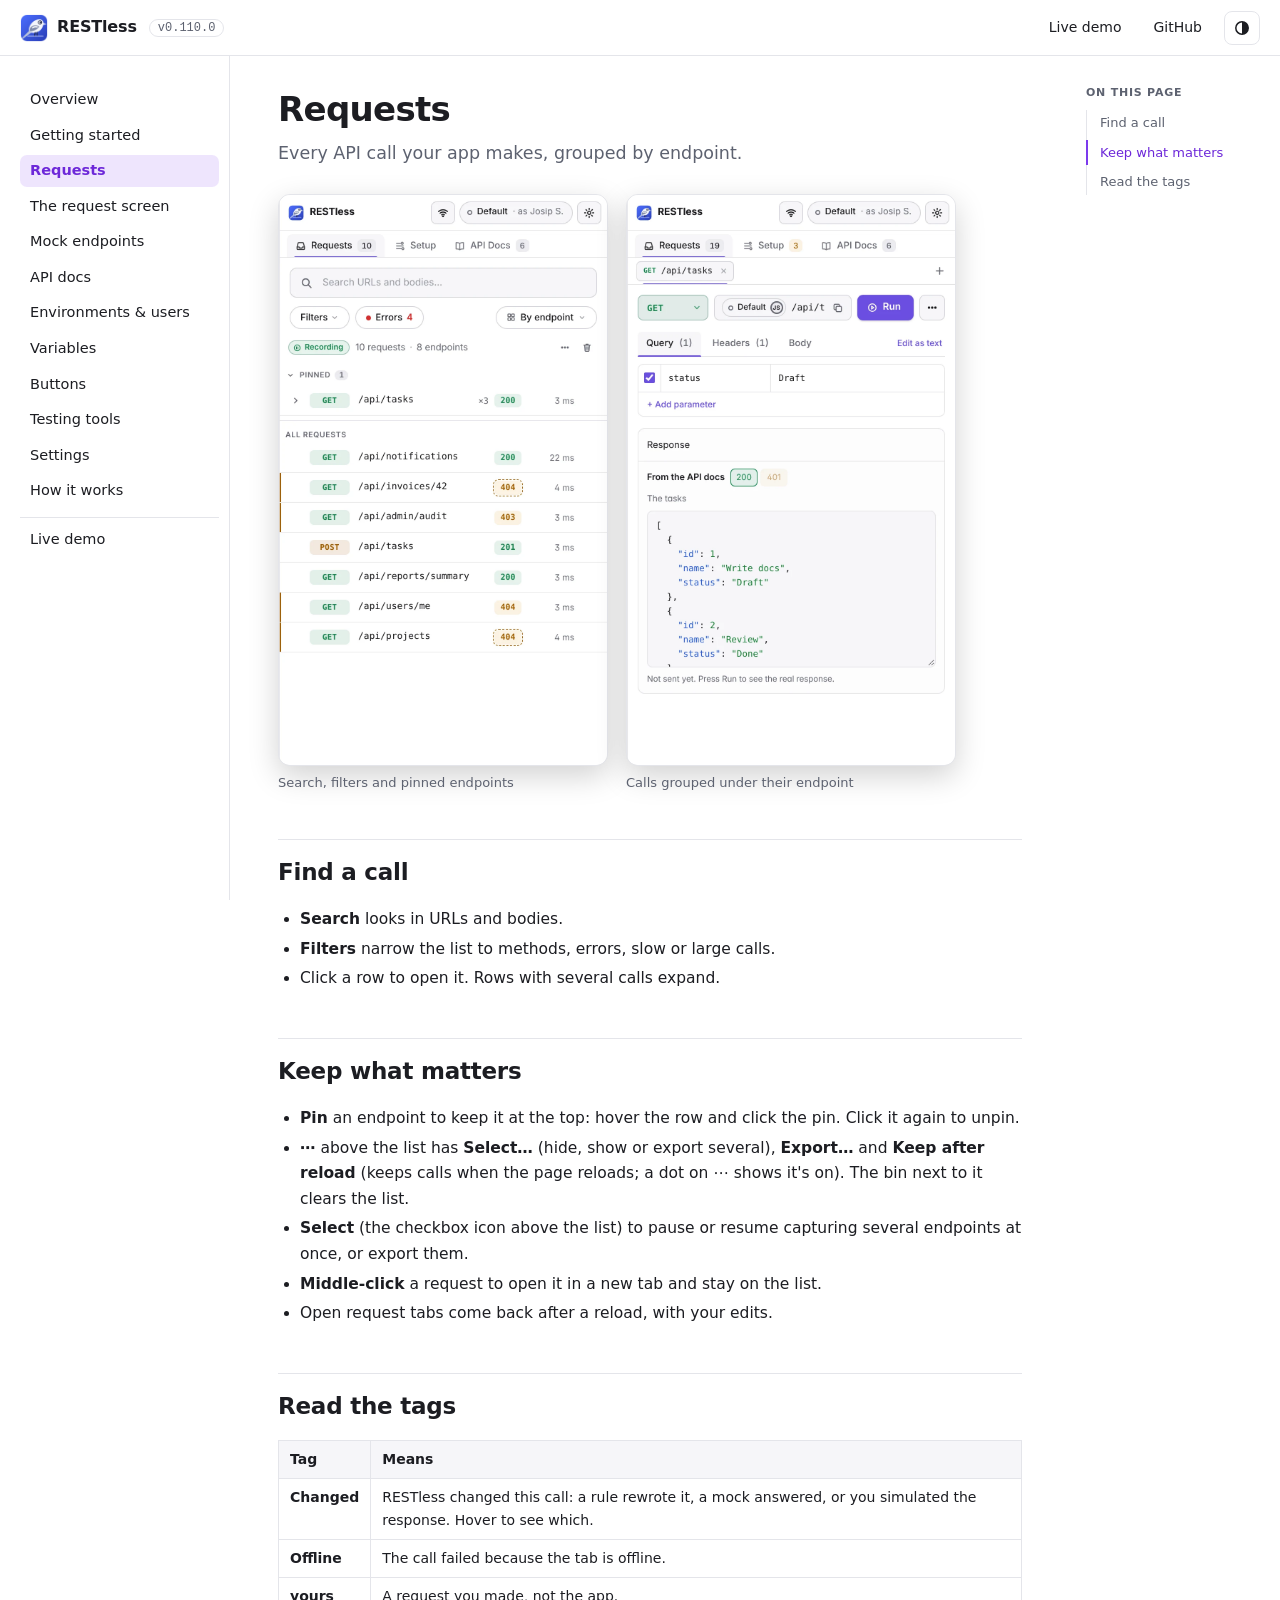
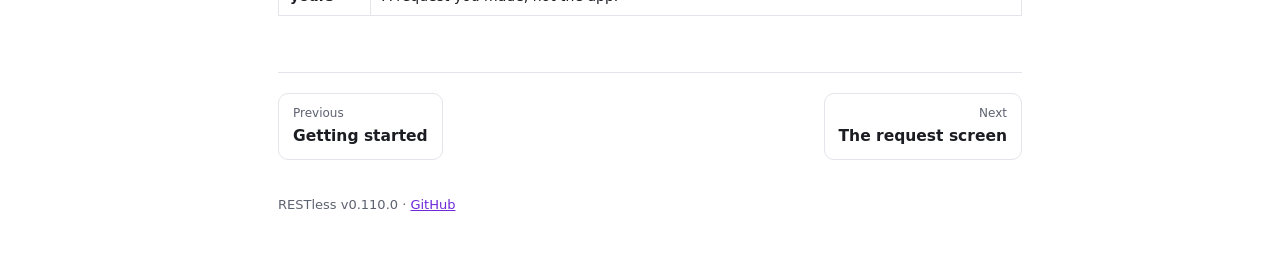
<file: docs/requests.html>
<!DOCTYPE html>
<html lang="en"><head><meta charset="utf-8"><meta name="viewport" content="width=device-width,initial-scale=1">
<title>Requests · RESTless</title><meta name="description" content="Every API call your app makes, grouped by endpoint.">
<link rel="icon" href="img/favicon.png"><link rel="stylesheet" href="style.css">
<script>try{const t=localStorage.getItem('rl-theme');if(t)document.documentElement.classList.add(t)}catch(e){}</script>
</head><body>
<header class="top"><button class="tbtn menu" id="mbtn" aria-expanded="false" aria-controls="side" aria-label="Pages">☰</button>
<a class="brand" href="index.html"><img src="img/logo.png" alt=""><b>RESTless</b></a><span class="ver">v0.110.0</span><span class="sp"></span>
<a class="tlink" href="demo/index.html">Live demo</a><a class="tlink" href="https://github.com/varnica95/restless">GitHub</a>
<button class="tbtn" id="theme" aria-label="Switch between light and dark" title="Light / dark"><svg width="16" height="16" viewBox="0 0 16 16" aria-hidden="true"><circle cx="8" cy="8" r="6.2" fill="none" stroke="currentColor" stroke-width="1.5"/><path d="M8 1.8a6.2 6.2 0 0 1 0 12.4z" fill="currentColor"/></svg></button></header>
<div class="wrap"><nav class="side" id="side" aria-label="Pages"><ul><li><a href="index.html">Overview</a></li><li><a href="getting-started.html">Getting started</a></li><li><a href="requests.html" class=on aria-current=page>Requests</a></li><li><a href="request-screen.html">The request screen</a></li><li><a href="mocks.html">Mock endpoints</a></li><li><a href="api-docs.html">API docs</a></li><li><a href="environments.html">Environments &amp; users</a></li><li><a href="variables.html">Variables</a></li><li><a href="buttons.html">Buttons</a></li><li><a href="testing-tools.html">Testing tools</a></li><li><a href="settings.html">Settings</a></li><li><a href="how-it-works.html">How it works</a></li><li><a href="demo/index.html">Live demo</a></li></ul></nav>
<main id="main"><h1>Requests</h1><p class="lead">Every API call your app makes, grouped by endpoint.</p><div class="shots n2"><figure class="shot"><img class="th-d" src="img/requests-dark.webp" alt="Search, filters and pinned endpoints" loading="lazy"><img class="th-l" src="img/requests-light.webp" alt="Search, filters and pinned endpoints" loading="lazy"><figcaption>Search, filters and pinned endpoints</figcaption></figure><figure class="shot"><img class="th-d" src="img/mocked-request-dark.webp" alt="Calls grouped under their endpoint" loading="lazy"><img class="th-l" src="img/mocked-request-light.webp" alt="Calls grouped under their endpoint" loading="lazy"><figcaption>Calls grouped under their endpoint</figcaption></figure></div>

<h2 id="find-a-call">Find a call</h2>
<ul>
<li><strong>Search</strong> looks in URLs and bodies.</li>
<li><strong>Filters</strong> narrow the list to methods, errors, slow or large calls.</li>
<li>Click a row to open it. Rows with several calls expand.</li>
</ul>
<h2 id="keep-what-matters">Keep what matters</h2>
<ul>
<li><strong>Pin</strong> an endpoint to keep it at the top: hover the row and click the pin. Click it again to unpin.</li>
<li><strong>⋯</strong> above the list has <strong>Select…</strong> (hide, show or export several), <strong>Export…</strong> and <strong>Keep after reload</strong> (keeps calls when the page reloads; a dot on ⋯ shows it's on). The bin next to it clears the list.</li>
<li><strong>Select</strong> (the checkbox icon above the list) to pause or resume capturing several endpoints at once, or export them.</li>
<li><strong>Middle-click</strong> a request to open it in a new tab and stay on the list.</li>
<li>Open request tabs come back after a reload, with your edits.</li>
</ul>
<h2 id="read-the-tags">Read the tags</h2>
<table>
<thead>
<tr>
<th>Tag</th>
<th>Means</th>
</tr>
</thead>
<tbody>
<tr>
<td><strong>Changed</strong></td>
<td>RESTless changed this call: a rule rewrote it, a mock answered, or you simulated the response. Hover to see which.</td>
</tr>
<tr>
<td><strong>Offline</strong></td>
<td>The call failed because the tab is offline.</td>
</tr>
<tr>
<td><strong>yours</strong></td>
<td>A request you made, not the app.</td>
</tr>
</tbody>
</table><nav class="pn" aria-label="Previous and next"><a class="prev" href="getting-started.html"><span>Previous</span>Getting started</a><a class="next" href="request-screen.html"><span>Next</span>The request screen</a></nav><footer>RESTless v0.110.0 · <a href="https://github.com/varnica95/restless">GitHub</a></footer></main>
<aside class="toc" aria-label="On this page"><b>On this page</b><ul><li><a href="#find-a-call">Find a call</a></li><li><a href="#keep-what-matters">Keep what matters</a></li><li><a href="#read-the-tags">Read the tags</a></li></ul></aside></div>
<script src="site.js"></script></body></html>
</file>
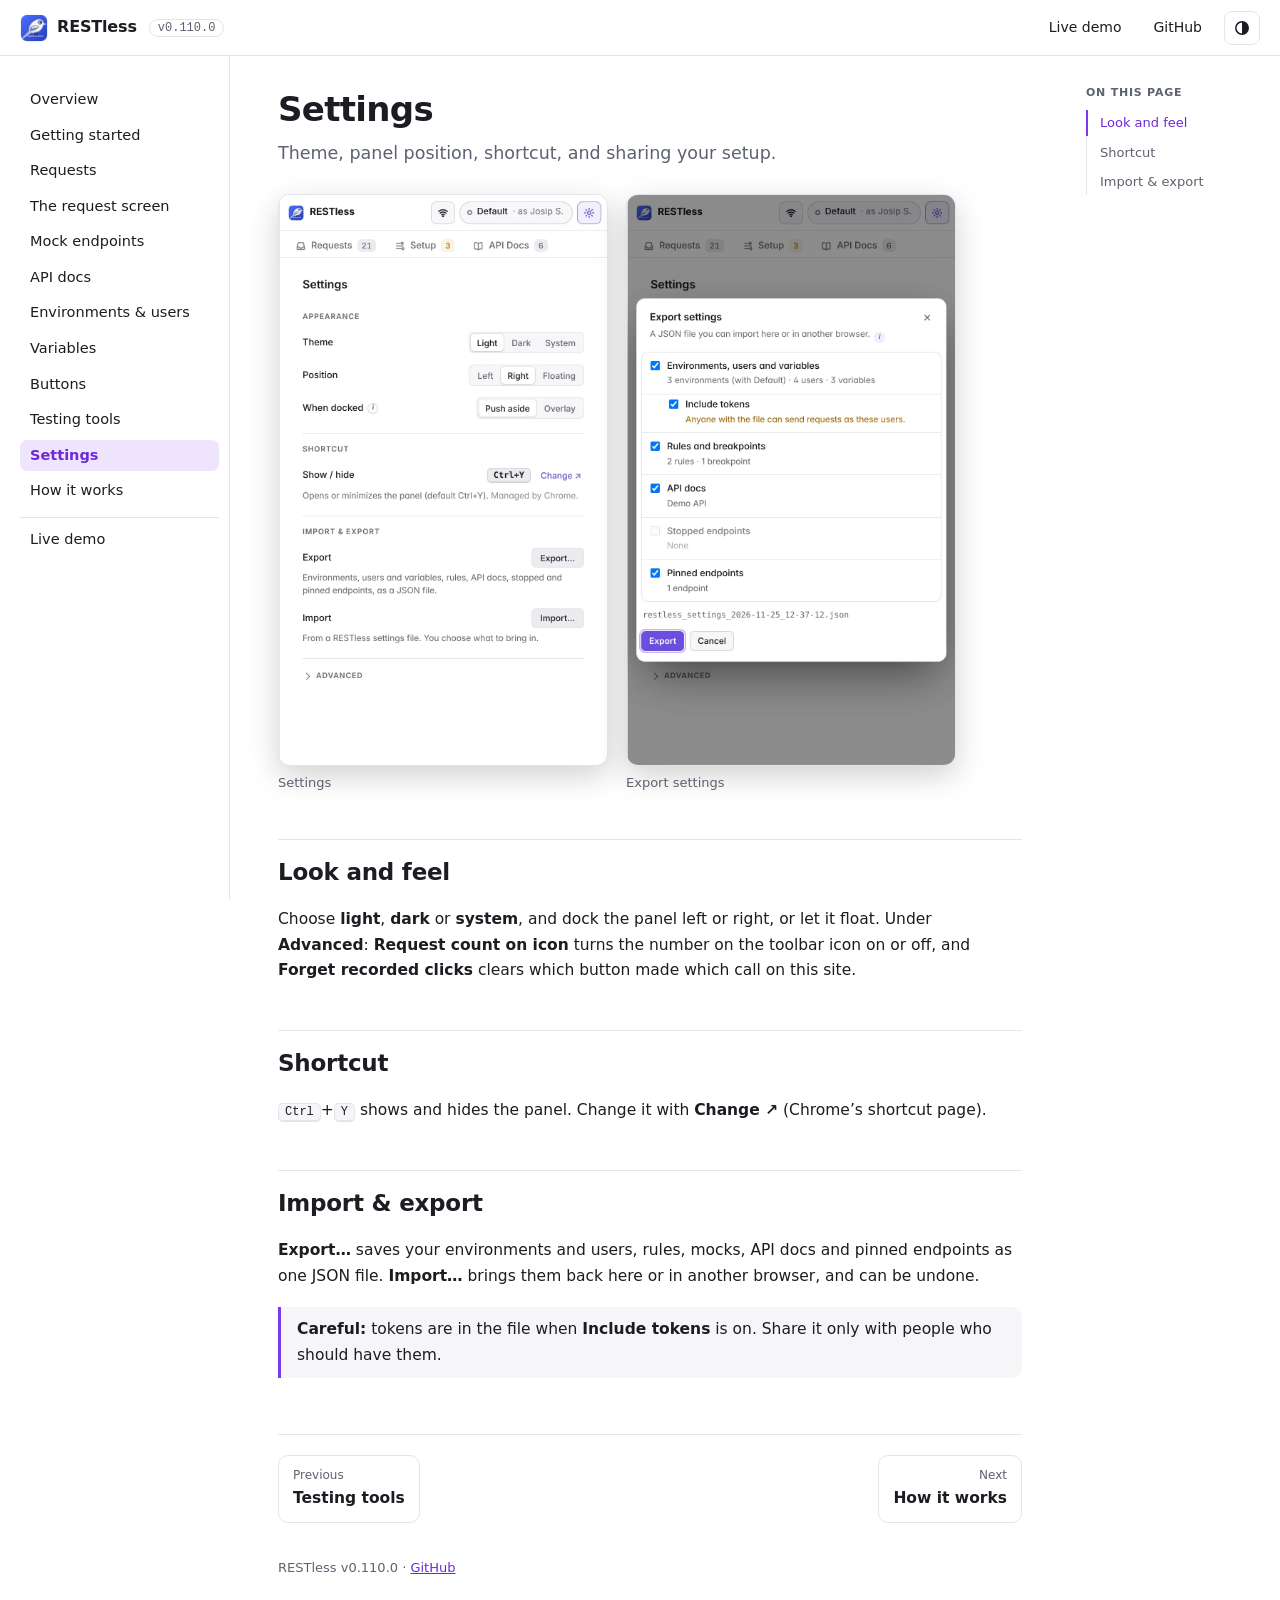
<file: docs/settings.html>
<!DOCTYPE html>
<html lang="en"><head><meta charset="utf-8"><meta name="viewport" content="width=device-width,initial-scale=1">
<title>Settings · RESTless</title><meta name="description" content="Theme, panel position, shortcut, and sharing your setup.">
<link rel="icon" href="img/favicon.png"><link rel="stylesheet" href="style.css">
<script>try{const t=localStorage.getItem('rl-theme');if(t)document.documentElement.classList.add(t)}catch(e){}</script>
</head><body>
<header class="top"><button class="tbtn menu" id="mbtn" aria-expanded="false" aria-controls="side" aria-label="Pages">☰</button>
<a class="brand" href="index.html"><img src="img/logo.png" alt=""><b>RESTless</b></a><span class="ver">v0.110.0</span><span class="sp"></span>
<a class="tlink" href="demo/index.html">Live demo</a><a class="tlink" href="https://github.com/varnica95/restless">GitHub</a>
<button class="tbtn" id="theme" aria-label="Switch between light and dark" title="Light / dark"><svg width="16" height="16" viewBox="0 0 16 16" aria-hidden="true"><circle cx="8" cy="8" r="6.2" fill="none" stroke="currentColor" stroke-width="1.5"/><path d="M8 1.8a6.2 6.2 0 0 1 0 12.4z" fill="currentColor"/></svg></button></header>
<div class="wrap"><nav class="side" id="side" aria-label="Pages"><ul><li><a href="index.html">Overview</a></li><li><a href="getting-started.html">Getting started</a></li><li><a href="requests.html">Requests</a></li><li><a href="request-screen.html">The request screen</a></li><li><a href="mocks.html">Mock endpoints</a></li><li><a href="api-docs.html">API docs</a></li><li><a href="environments.html">Environments &amp; users</a></li><li><a href="variables.html">Variables</a></li><li><a href="buttons.html">Buttons</a></li><li><a href="testing-tools.html">Testing tools</a></li><li><a href="settings.html" class=on aria-current=page>Settings</a></li><li><a href="how-it-works.html">How it works</a></li><li><a href="demo/index.html">Live demo</a></li></ul></nav>
<main id="main"><h1>Settings</h1><p class="lead">Theme, panel position, shortcut, and sharing your setup.</p><div class="shots n2"><figure class="shot"><img class="th-d" src="img/settings-dark.webp" alt="Settings" loading="lazy"><img class="th-l" src="img/settings-light.webp" alt="Settings" loading="lazy"><figcaption>Settings</figcaption></figure><figure class="shot"><img class="th-d" src="img/export-dark.webp" alt="Export settings" loading="lazy"><img class="th-l" src="img/export-light.webp" alt="Export settings" loading="lazy"><figcaption>Export settings</figcaption></figure></div>

<h2 id="look-and-feel">Look and feel</h2>
<p>Choose <strong>light</strong>, <strong>dark</strong> or <strong>system</strong>, and dock the panel left or right, or let it float. Under <strong>Advanced</strong>: <strong>Request count on icon</strong> turns the number on the toolbar icon on or off, and <strong>Forget recorded clicks</strong> clears which button made which call on this site.</p>
<h2 id="shortcut">Shortcut</h2>
<p><kbd>Ctrl</kbd>+<kbd>Y</kbd> shows and hides the panel. Change it with <strong>Change ↗</strong> (Chrome’s shortcut page).</p>
<h2 id="import-export">Import &amp; export</h2>
<p><strong>Export…</strong> saves your environments and users, rules, mocks, API docs and pinned endpoints as one JSON file. <strong>Import…</strong> brings them back here or in another browser, and can be undone.</p>
<blockquote>
<p><strong>Careful:</strong> tokens are in the file when <strong>Include tokens</strong> is on. Share it only with people who should have them.</p>
</blockquote><nav class="pn" aria-label="Previous and next"><a class="prev" href="testing-tools.html"><span>Previous</span>Testing tools</a><a class="next" href="how-it-works.html"><span>Next</span>How it works</a></nav><footer>RESTless v0.110.0 · <a href="https://github.com/varnica95/restless">GitHub</a></footer></main>
<aside class="toc" aria-label="On this page"><b>On this page</b><ul><li><a href="#look-and-feel">Look and feel</a></li><li><a href="#shortcut">Shortcut</a></li><li><a href="#import-export">Import &amp; export</a></li></ul></aside></div>
<script src="site.js"></script></body></html>
</file>
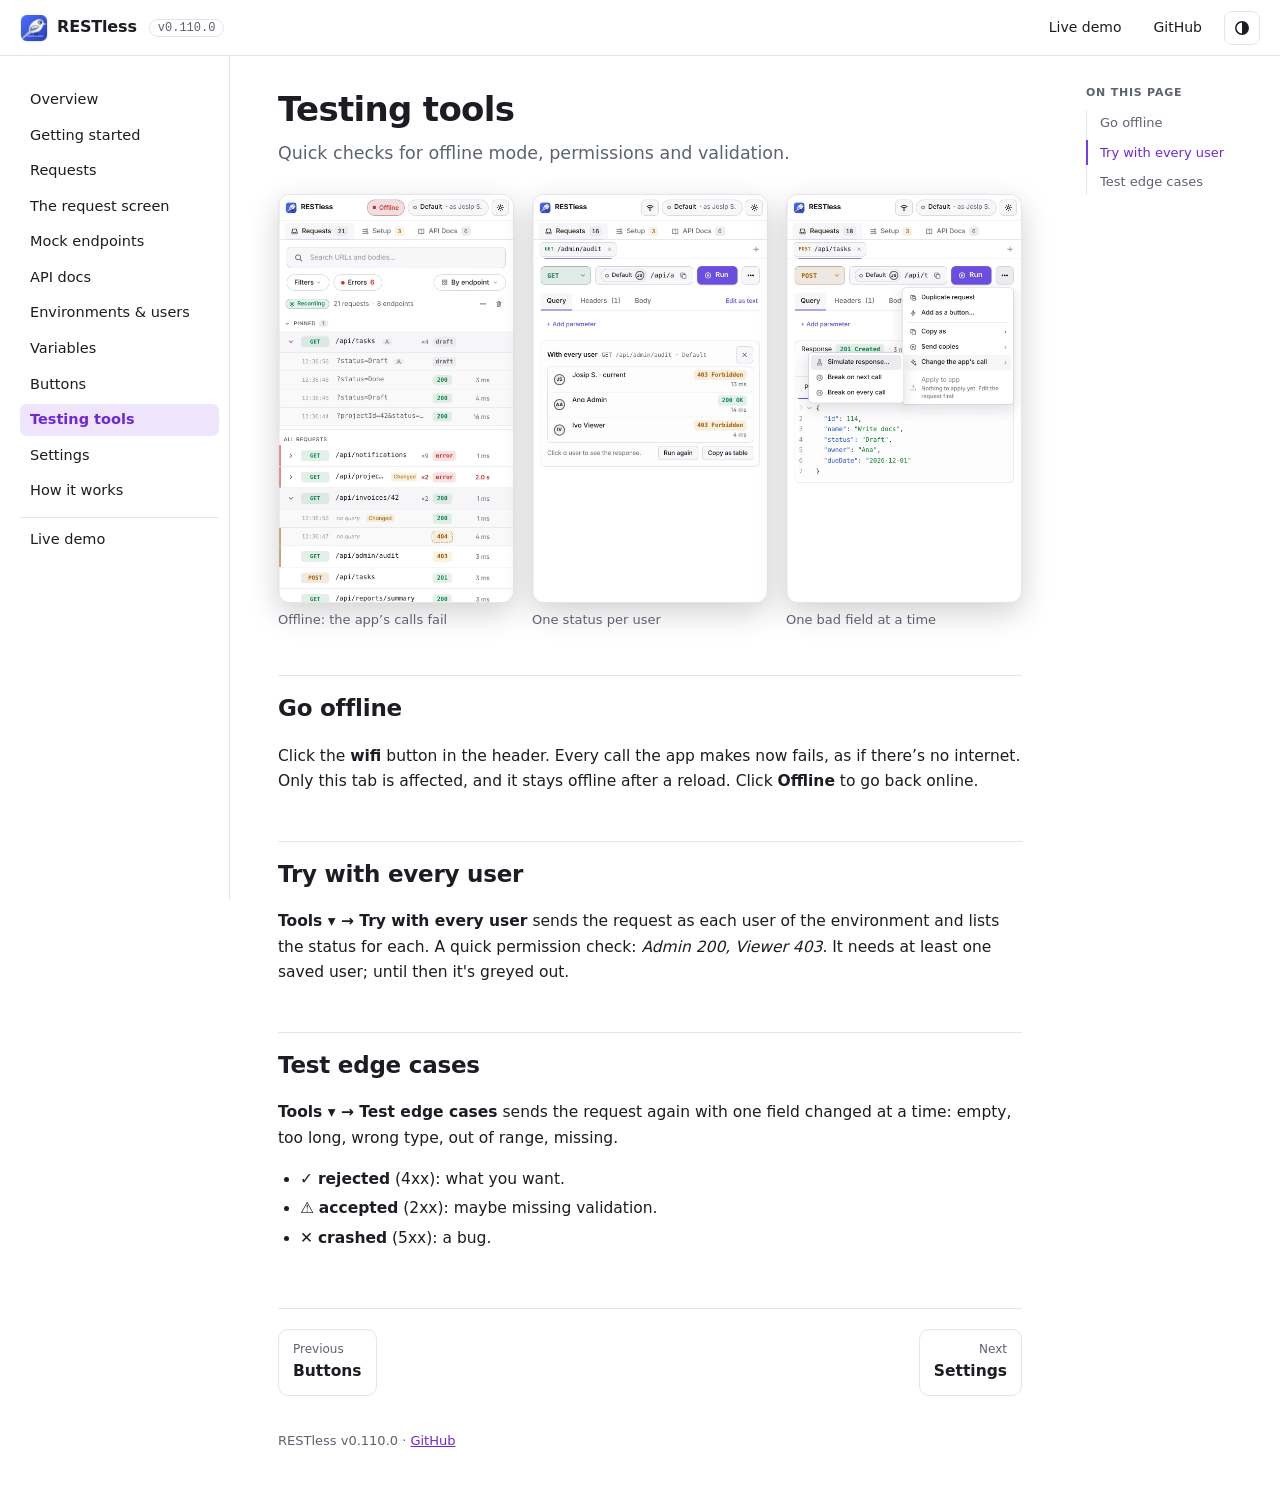
<file: docs/testing-tools.html>
<!DOCTYPE html>
<html lang="en"><head><meta charset="utf-8"><meta name="viewport" content="width=device-width,initial-scale=1">
<title>Testing tools · RESTless</title><meta name="description" content="Quick checks for offline mode, permissions and validation.">
<link rel="icon" href="img/favicon.png"><link rel="stylesheet" href="style.css">
<script>try{const t=localStorage.getItem('rl-theme');if(t)document.documentElement.classList.add(t)}catch(e){}</script>
</head><body>
<header class="top"><button class="tbtn menu" id="mbtn" aria-expanded="false" aria-controls="side" aria-label="Pages">☰</button>
<a class="brand" href="index.html"><img src="img/logo.png" alt=""><b>RESTless</b></a><span class="ver">v0.110.0</span><span class="sp"></span>
<a class="tlink" href="demo/index.html">Live demo</a><a class="tlink" href="https://github.com/varnica95/restless">GitHub</a>
<button class="tbtn" id="theme" aria-label="Switch between light and dark" title="Light / dark"><svg width="16" height="16" viewBox="0 0 16 16" aria-hidden="true"><circle cx="8" cy="8" r="6.2" fill="none" stroke="currentColor" stroke-width="1.5"/><path d="M8 1.8a6.2 6.2 0 0 1 0 12.4z" fill="currentColor"/></svg></button></header>
<div class="wrap"><nav class="side" id="side" aria-label="Pages"><ul><li><a href="index.html">Overview</a></li><li><a href="getting-started.html">Getting started</a></li><li><a href="requests.html">Requests</a></li><li><a href="request-screen.html">The request screen</a></li><li><a href="mocks.html">Mock endpoints</a></li><li><a href="api-docs.html">API docs</a></li><li><a href="environments.html">Environments &amp; users</a></li><li><a href="variables.html">Variables</a></li><li><a href="buttons.html">Buttons</a></li><li><a href="testing-tools.html" class=on aria-current=page>Testing tools</a></li><li><a href="settings.html">Settings</a></li><li><a href="how-it-works.html">How it works</a></li><li><a href="demo/index.html">Live demo</a></li></ul></nav>
<main id="main"><h1>Testing tools</h1><p class="lead">Quick checks for offline mode, permissions and validation.</p><div class="shots n3"><figure class="shot"><img class="th-d" src="img/offline-dark.webp" alt="Offline: the app’s calls fail" loading="lazy"><img class="th-l" src="img/offline-light.webp" alt="Offline: the app’s calls fail" loading="lazy"><figcaption>Offline: the app’s calls fail</figcaption></figure><figure class="shot"><img class="th-d" src="img/run-as-every-user-dark.webp" alt="One status per user" loading="lazy"><img class="th-l" src="img/run-as-every-user-light.webp" alt="One status per user" loading="lazy"><figcaption>One status per user</figcaption></figure><figure class="shot"><img class="th-d" src="img/edge-cases-dark.webp" alt="One bad field at a time" loading="lazy"><img class="th-l" src="img/edge-cases-light.webp" alt="One bad field at a time" loading="lazy"><figcaption>One bad field at a time</figcaption></figure></div>

<h2 id="go-offline">Go offline</h2>
<p>Click the <strong>wifi</strong> button in the header. Every call the app makes now fails, as if there’s no internet. Only this tab is affected, and it stays offline after a reload. Click <strong>Offline</strong> to go back online.</p>
<h2 id="try-with-every-user">Try with every user</h2>
<p><strong>Tools ▾ → Try with every user</strong> sends the request as each user of the environment and lists the status for each. A quick permission check: <em>Admin 200, Viewer 403</em>. It needs at least one saved user; until then it's greyed out.</p>
<h2 id="test-edge-cases">Test edge cases</h2>
<p><strong>Tools ▾ → Test edge cases</strong> sends the request again with one field changed at a time: empty, too long, wrong type, out of range, missing.</p>
<ul>
<li>✓ <strong>rejected</strong> (4xx): what you want.</li>
<li>⚠ <strong>accepted</strong> (2xx): maybe missing validation.</li>
<li>✕ <strong>crashed</strong> (5xx): a bug.</li>
</ul><nav class="pn" aria-label="Previous and next"><a class="prev" href="buttons.html"><span>Previous</span>Buttons</a><a class="next" href="settings.html"><span>Next</span>Settings</a></nav><footer>RESTless v0.110.0 · <a href="https://github.com/varnica95/restless">GitHub</a></footer></main>
<aside class="toc" aria-label="On this page"><b>On this page</b><ul><li><a href="#go-offline">Go offline</a></li><li><a href="#try-with-every-user">Try with every user</a></li><li><a href="#test-edge-cases">Test edge cases</a></li></ul></aside></div>
<script src="site.js"></script></body></html>
</file>
<file: docs/style.css>
:root{--bg:#0f1014;--bg2:#16181d;--bg3:#1d2027;--fg:#e7e8ec;--dim:#9aa0ab;--line:#262932;--accent:#8b5cf6;--accent2:#a78bfa;--code:#1a1d24;--mono:ui-monospace,SFMono-Regular,Menlo,Consolas,monospace;color-scheme:dark}
.th-l{display:none}
@media (prefers-color-scheme: light){:root:not(.dark){--bg:#fff;--bg2:#f6f6f9;--bg3:#eeeff3;--fg:#1c1d22;--dim:#5d6270;--line:#e4e5ea;--accent:#7c3aed;--accent2:#6d28d9;--code:#f3f3f7;color-scheme:light}:root:not(.dark) .th-d{display:none}:root:not(.dark) .th-l{display:block}}
:root.light{--bg:#fff;--bg2:#f6f6f9;--bg3:#eeeff3;--fg:#1c1d22;--dim:#5d6270;--line:#e4e5ea;--accent:#7c3aed;--accent2:#6d28d9;--code:#f3f3f7;color-scheme:light}
:root.light .th-d{display:none}:root.light .th-l{display:block}
:root.dark .th-d{display:block}:root.dark .th-l{display:none}
*{box-sizing:border-box}
html{scroll-padding-top:70px}
body{margin:0;background:var(--bg);color:var(--fg);font:15.5px/1.65 system-ui,-apple-system,"Segoe UI",Roboto,sans-serif;-webkit-font-smoothing:antialiased}
a{color:var(--accent2)}
.top{position:sticky;top:0;z-index:10;display:flex;align-items:center;gap:12px;height:56px;padding:0 20px;background:color-mix(in srgb,var(--bg) 86%,transparent);backdrop-filter:blur(10px);border-bottom:1px solid var(--line)}
.brand{display:flex;align-items:center;gap:9px;color:var(--fg);text-decoration:none}.brand img{width:28px;height:28px;border-radius:7px}.brand b{font-size:16px;letter-spacing:-.01em}
.ver{font:12px var(--mono);color:var(--dim);border:1px solid var(--line);border-radius:999px;padding:1px 8px}
.sp{flex:1}
.tlink{color:var(--fg);text-decoration:none;font-size:14px;padding:6px 10px;border-radius:8px}.tlink:hover{background:var(--bg2)}
.tbtn{display:inline-grid;place-items:center;background:none;border:1px solid var(--line);color:var(--fg);border-radius:8px;height:34px;min-width:34px;padding:0 9px;cursor:pointer;font:inherit;font-size:14px}
.tbtn:hover{background:var(--bg2)}.menu{display:none}
.wrap{display:grid;grid-template-columns:230px minmax(0,1fr) 210px;max-width:1320px;margin:0 auto}
.wrap.home{grid-template-columns:230px minmax(0,1fr)}
.side{position:sticky;top:56px;align-self:start;height:calc(100vh - 56px);overflow:auto;padding:24px 10px 40px 20px;border-right:1px solid var(--line)}
.side ul{list-style:none;margin:0;padding:0}
.side a{display:block;padding:6px 10px;border-radius:7px;color:var(--fg);text-decoration:none;font-size:14.5px;line-height:1.35}
.side a:hover{background:var(--bg2)}.side a.on{color:var(--accent2);background:color-mix(in srgb,var(--accent) 13%,transparent);font-weight:600}
.side li:last-child a{margin-top:10px;border-top:1px solid var(--line);border-radius:0 0 7px 7px;padding-top:12px}
.toc{position:sticky;top:56px;align-self:start;padding:28px 16px;font-size:13px}
.toc b{display:block;font-size:11px;letter-spacing:.07em;text-transform:uppercase;color:var(--dim);margin-bottom:8px}
.toc ul{list-style:none;margin:0;padding:0;border-left:1px solid var(--line)}.toc a{display:block;padding:4px 12px;color:var(--dim);text-decoration:none;line-height:1.35;margin-left:-1px;border-left:2px solid transparent}
.toc a:hover{color:var(--fg)}.toc a.on{color:var(--accent2);border-left-color:var(--accent)}
main{min-width:0;padding:34px 48px 60px;max-width:880px}
.home main{max-width:1040px}
h1{font-size:34px;line-height:1.15;margin:0 0 10px;letter-spacing:-.02em}
.lead{font-size:17.5px;color:var(--dim);margin:0 0 26px;max-width:62ch}
h2{font-size:23px;margin:46px 0 12px;padding-top:14px;border-top:1px solid var(--line);letter-spacing:-.01em}
h3{font-size:18px;margin:32px 0 8px}h4{font-size:15.5px;margin:22px 0 6px}
p,li{max-width:76ch}ul,ol{padding-left:22px}li{margin:4px 0}li>ul{margin-top:4px}
code{font:13.5px var(--mono);background:var(--code);border:1px solid var(--line);border-radius:5px;padding:1px 5px}
pre{background:var(--code);border:1px solid var(--line);border-radius:10px;padding:14px 16px;overflow:auto;line-height:1.45}pre code{border:0;padding:0;background:none;font-size:12.5px}
kbd{font:12px var(--mono);border:1px solid var(--line);border-bottom-width:2px;border-radius:5px;padding:1px 6px;background:var(--bg2)}
table{border-collapse:collapse;margin:14px 0;display:block;overflow:auto;font-size:14px}th,td{border:1px solid var(--line);padding:7px 11px;text-align:left;vertical-align:top}th{background:var(--bg2)}
.shots{display:grid;gap:18px;margin:22px 0 26px}
.shots.n1{grid-template-columns:minmax(0,360px)}
.shots.n2{grid-template-columns:repeat(2,minmax(0,330px))}
.shots.n3{grid-template-columns:repeat(3,minmax(0,1fr))}
.shots.n4{grid-template-columns:repeat(2,minmax(0,330px))}
figure{margin:0}
.shot img{width:100%;height:auto;border-radius:12px;border:1px solid var(--line);box-shadow:0 10px 30px rgba(0,0,0,.18);background:var(--bg2)}
.shot figcaption{font-size:13px;color:var(--dim);margin-top:8px;line-height:1.4}
.hero{text-align:center;padding:26px 0 8px}
.mascot{width:72px;height:72px;border-radius:16px}
.hero h1{font-size:46px;margin:12px 0 6px}
.tag{font-size:19px;color:var(--dim);margin:0 auto 22px;max-width:none}
.cta{display:flex;gap:10px;justify-content:center;flex-wrap:wrap}
.btn{display:inline-flex;align-items:center;height:42px;padding:0 18px;border-radius:10px;border:1px solid var(--line);color:var(--fg);text-decoration:none;font-weight:600;font-size:15px}
.btn:hover{background:var(--bg2)}.btn.primary{background:var(--accent);border-color:var(--accent);color:#fff}.btn.primary:hover{filter:brightness(1.08);background:var(--accent)}
.heroshot{margin:30px 0 10px}.heroshot img{width:100%;height:auto;border-radius:14px;border:1px solid var(--line);box-shadow:0 20px 60px rgba(0,0,0,.28)}
.intro{font-size:16.5px;margin-top:18px}
.cards{display:grid;grid-template-columns:repeat(auto-fill,minmax(220px,1fr));gap:14px;margin-top:16px}
.card{display:flex;flex-direction:column;gap:6px;padding:12px;border:1px solid var(--line);border-radius:12px;color:var(--fg);text-decoration:none;background:var(--bg2);transition:border-color .15s,transform .15s}
.card:hover{border-color:var(--accent);transform:translateY(-2px)}
.card .thumb{display:block;height:150px;overflow:hidden;border-radius:8px;border:1px solid var(--line);background:var(--bg)}
.card .thumb img{width:100%;height:auto}
.card b{font-size:15px;margin-top:4px}.card span:last-child{font-size:13.5px;color:var(--dim);line-height:1.45}
.pn{display:flex;justify-content:space-between;gap:12px;margin-top:56px;padding-top:20px;border-top:1px solid var(--line)}
.pn a{display:flex;flex-direction:column;padding:10px 14px;border:1px solid var(--line);border-radius:10px;text-decoration:none;color:var(--fg);font-weight:600;min-width:0}
.pn a span{font-size:12px;color:var(--dim);font-weight:400}.pn a:hover{border-color:var(--accent)}.pn .next{text-align:right;margin-left:auto}
footer{margin-top:34px;font-size:13px;color:var(--dim)}
@media (max-width:1180px){.wrap{grid-template-columns:230px minmax(0,1fr)}.toc{display:none}}
@media (max-width:820px){
 .wrap,.wrap.home{grid-template-columns:1fr}.menu{display:inline-block}
 .side{display:none;position:fixed;inset:56px 0 0 0;height:auto;background:var(--bg);border:0;z-index:9;padding:16px}.side.open{display:block}
 main{padding:24px 18px 50px}.shots.n2,.shots.n3,.shots.n4{grid-template-columns:repeat(2,minmax(0,1fr))}.shots.n1{grid-template-columns:minmax(0,340px)}
 .tlink{display:none}h1{font-size:28px}.hero h1{font-size:36px}
}
@media (max-width:460px){.shots.n2,.shots.n3,.shots.n4{grid-template-columns:1fr}.ver{display:none}}
code{overflow-wrap:anywhere}pre code{overflow-wrap:normal}
.card .thumb img{height:100%;object-fit:cover;object-position:50% 38%}
.sub{font-size:16.5px;color:var(--dim);margin:-10px auto 24px;max-width:56ch}
blockquote{margin:18px 0;padding:10px 16px;border-left:3px solid var(--accent);background:var(--bg2);border-radius:0 10px 10px 0}
blockquote p{margin:0}
</file>
